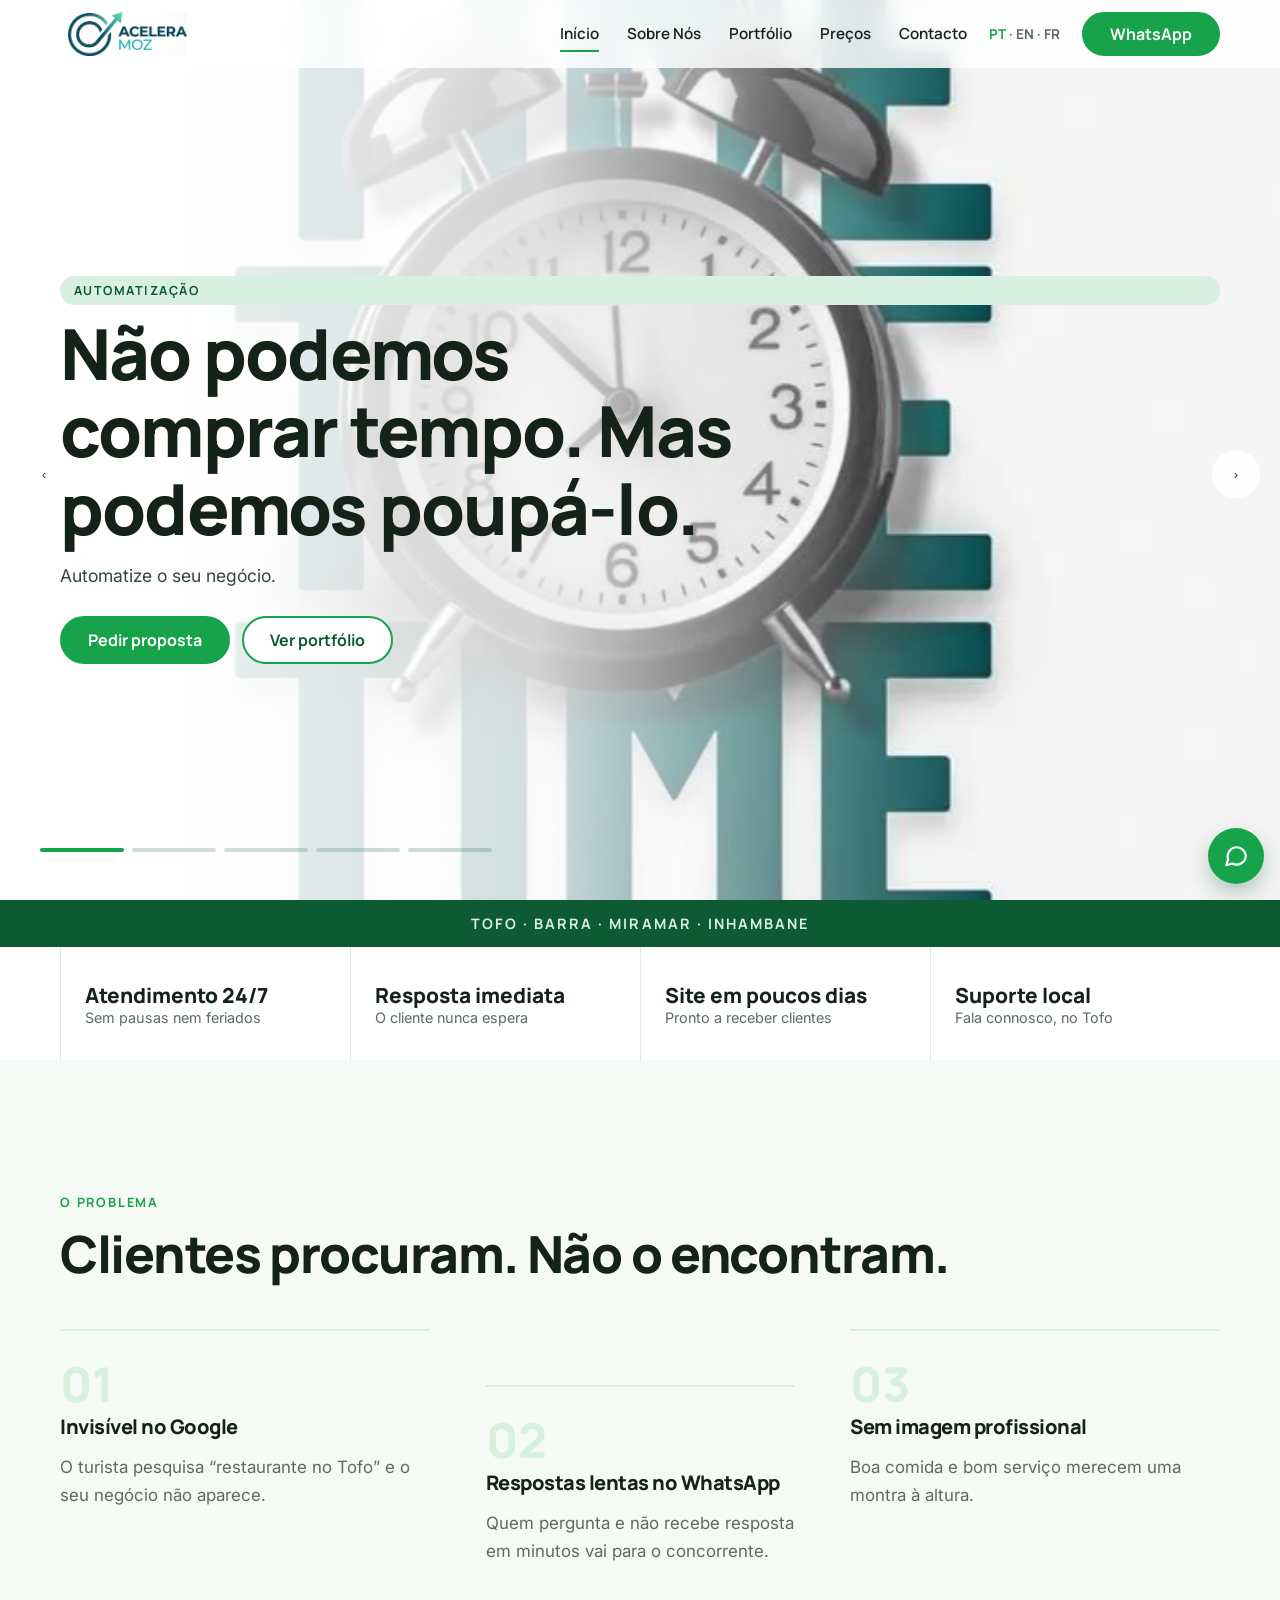
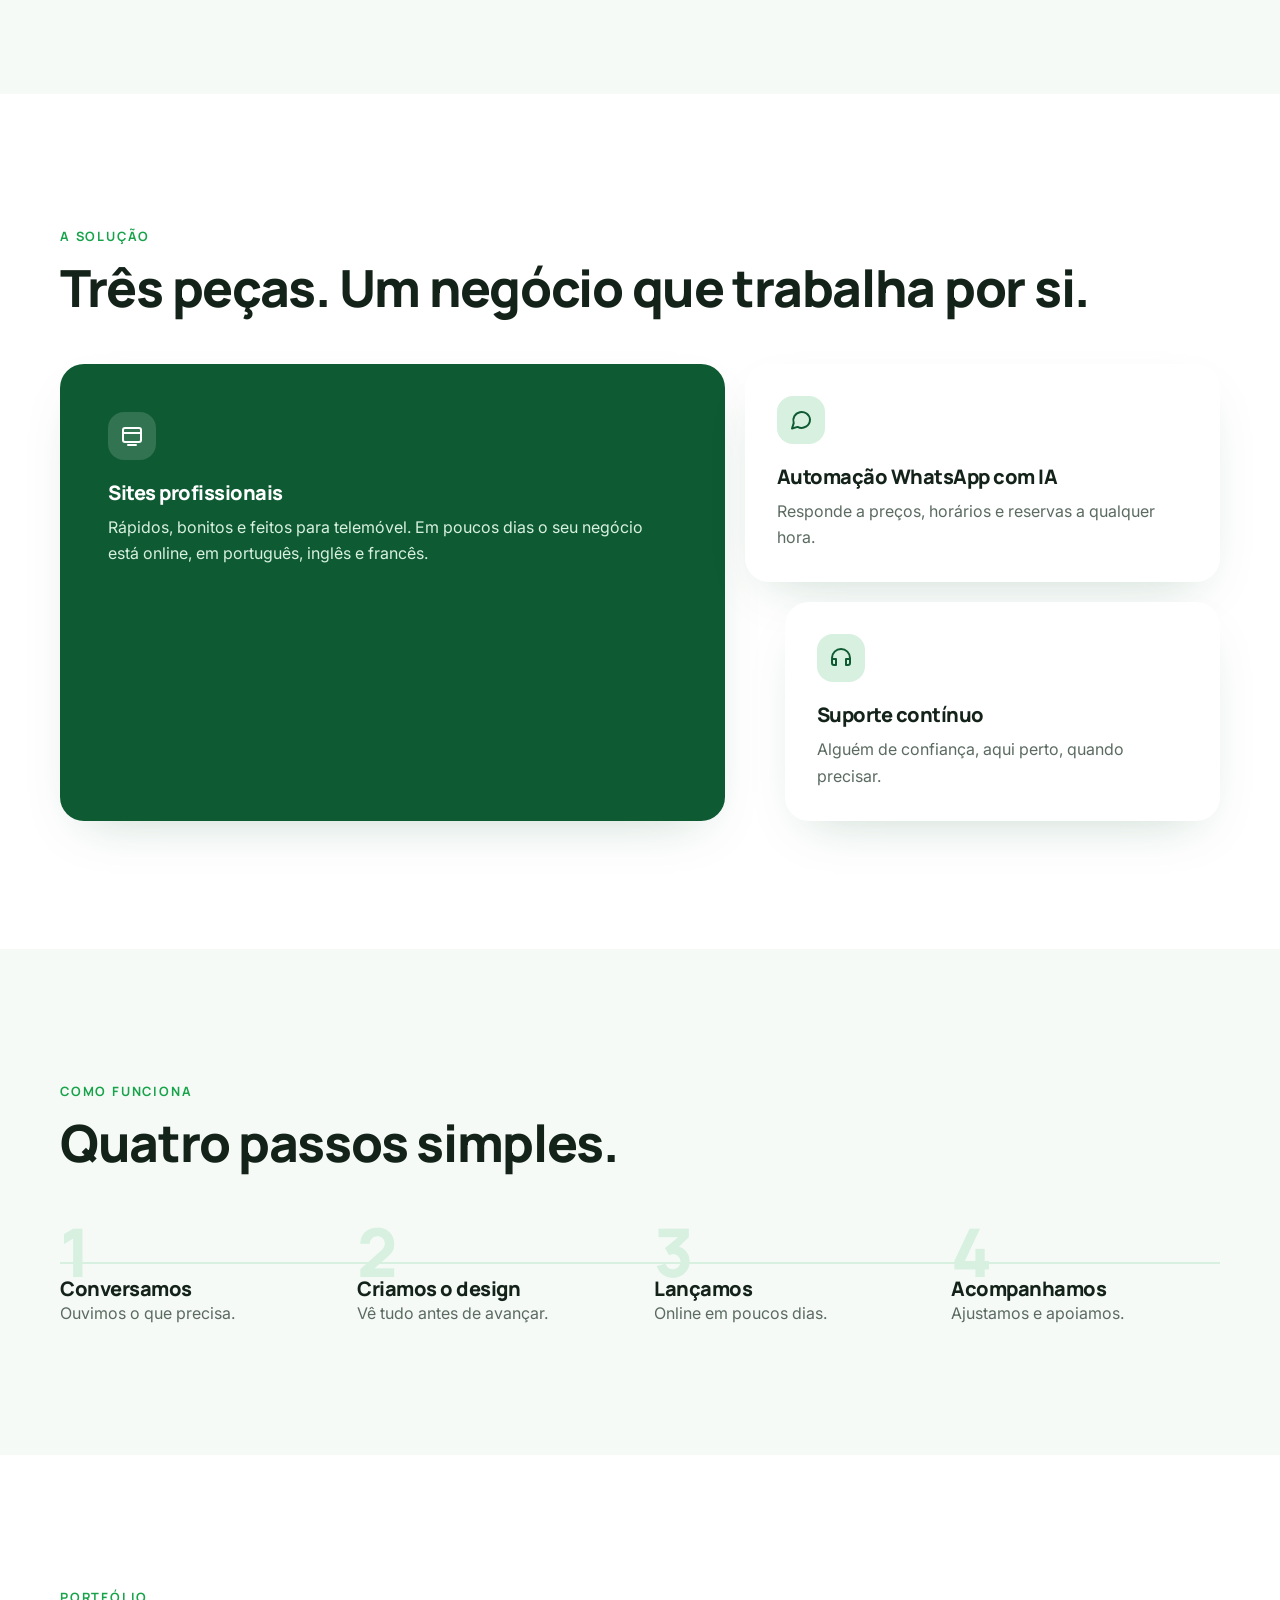
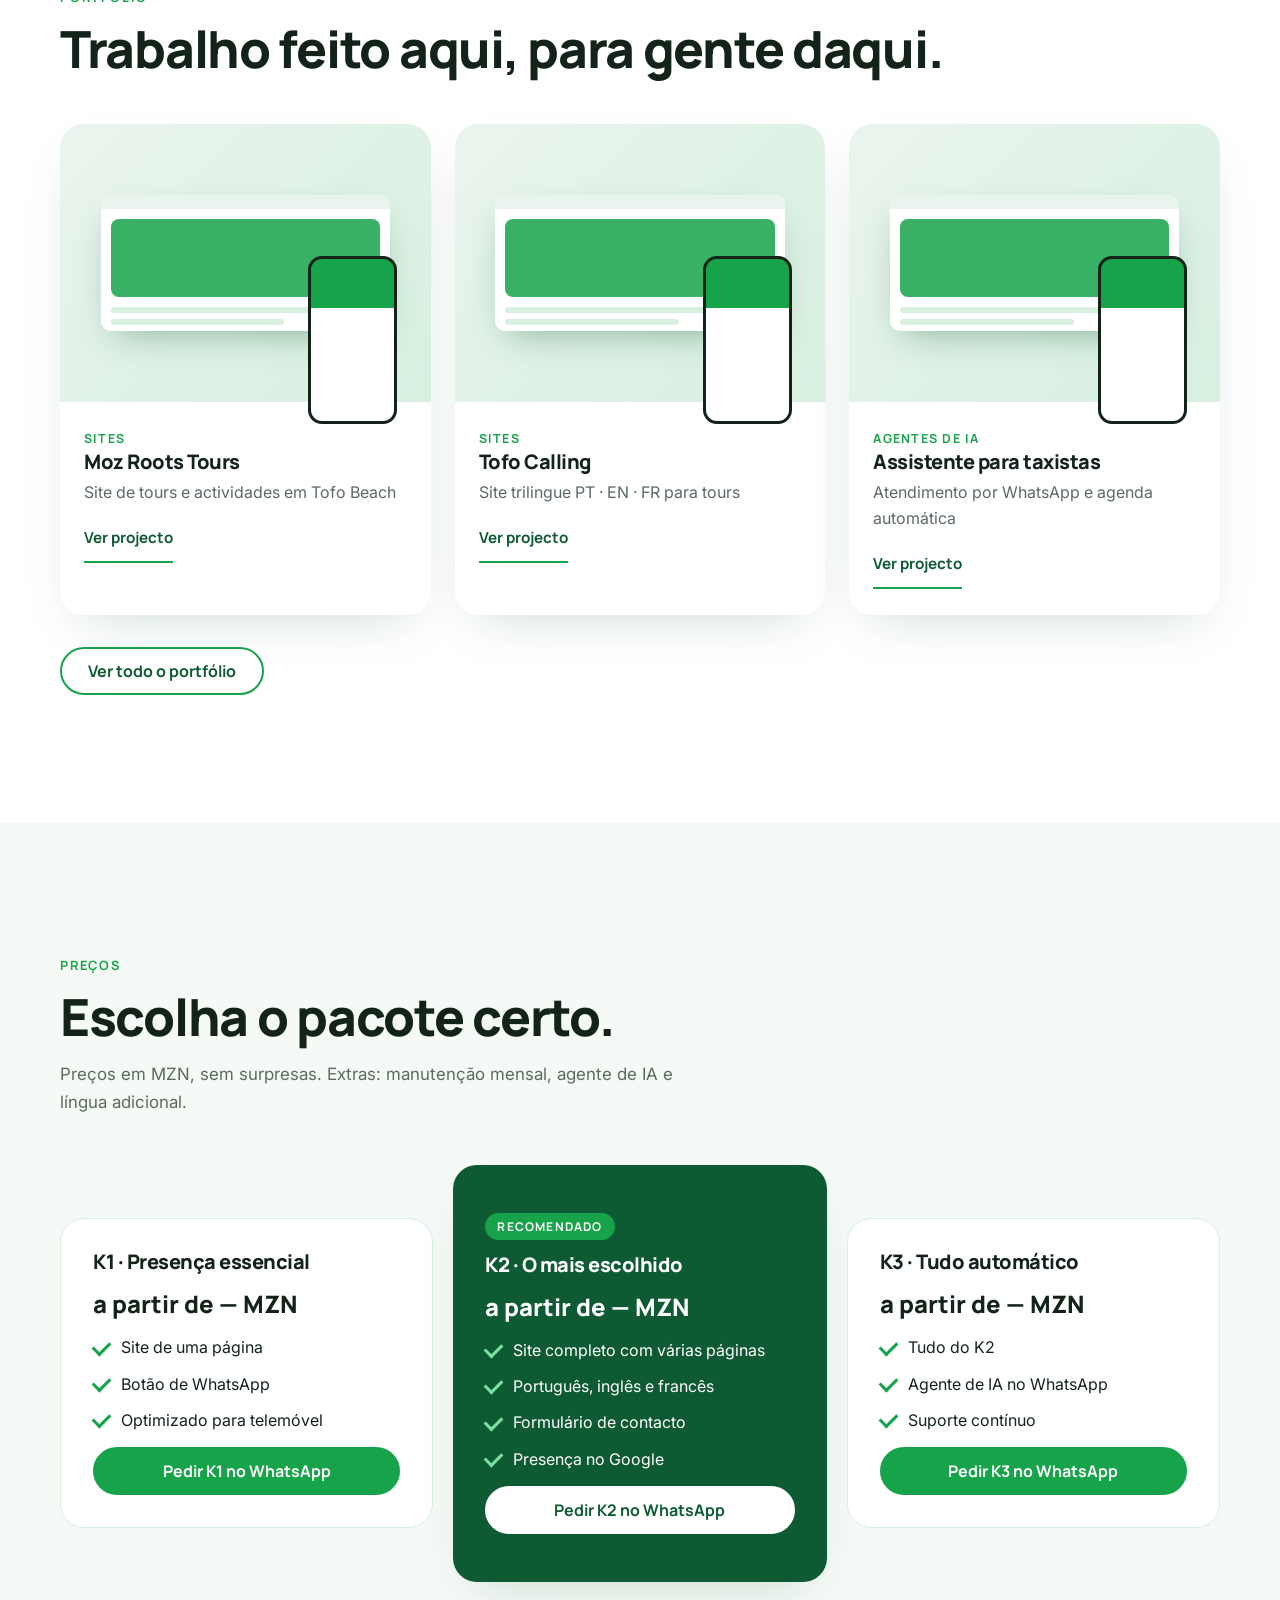
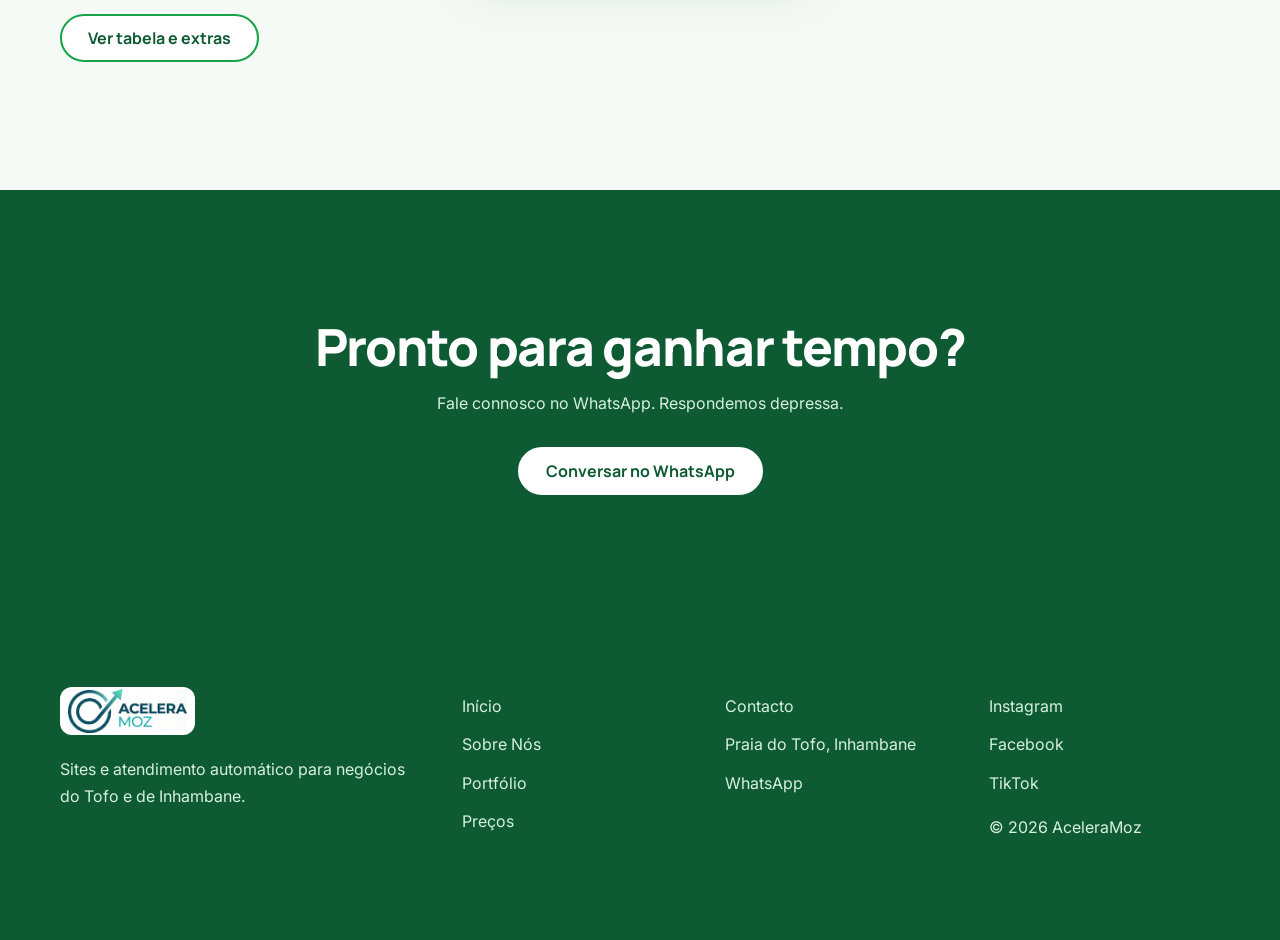
<file: index.html>
<!DOCTYPE html>
<html lang="pt-MZ">

<head>
  <meta charset="utf-8">
  <meta name="viewport" content="width=device-width, initial-scale=1, viewport-fit=cover">

  <title>AceleraMoz · Sites e automação com IA no Tofo, Inhambane</title>
  <meta name="description" content="Sites profissionais e atendimento automático no WhatsApp para negócios de Tofo, Barra, Miramar e Inhambane.">

  <!-- Partilha em redes sociais -->
  <meta property="og:title" content="AceleraMoz">
  <meta property="og:description" content="Poupe tempo. Automatize o seu negócio.">

  <link rel="icon" href="assets/icon.webp">

  <!-- Tipos de letra -->
  <link rel="stylesheet" href="https://fonts.googleapis.com/css2?family=Inter:wght@400;500&family=Manrope:wght@700;800&display=swap">

  <!-- Estilos do site -->
  <link rel="stylesheet" href="assets/style.css">

  <!-- Dados para o Google (negócio local) -->
  <script type="application/ld+json">
  {
    "@context": "https://schema.org",
    "@type": "LocalBusiness",
    "name": "AceleraMoz",
    "address": {
      "@type": "PostalAddress",
      "addressLocality": "Praia do Tofo",
      "addressRegion": "Inhambane",
      "addressCountry": "MZ"
    }
  }
  </script>
</head>

<body>

  <!-- =================================================================
       CABEÇALHO (igual em todas as páginas; a página activa leva class="on")
       ================================================================= -->
  <header id="hd">
    <div class="w nav">

      <a class="logo" href="index.html" aria-label="AceleraMoz">
        <img src="assets/logo.png" alt="AceleraMoz">
      </a>

      <div class="dh">
        <nav class="d" aria-label="Principal">
          <a class="on" href="index.html">Início</a>
          <a href="sobre.html">Sobre Nós</a>
          <a href="portfolio.html">Portfólio</a>
          <a href="precos.html">Preços</a>
          <a href="contacto.html">Contacto</a>
        </nav>

        <div class="lang"><b>PT</b>&nbsp;·&nbsp;EN&nbsp;·&nbsp;FR</div>

        <!-- Todos os botões com class "wl" recebem a ligação de WhatsApp pelo app.js -->
        <a class="btn wl" href="#" target="_blank" rel="noopener">WhatsApp</a>
      </div>

      <!-- Botão hambúrguer (só no mobile) -->
      <button class="bm" id="bm" aria-label="Abrir menu" aria-expanded="false">
        <svg width="28" height="28" viewBox="0 0 24 24" fill="none" stroke="currentColor" stroke-width="2" stroke-linecap="round">
          <path d="M4 7h16M4 12h16M4 17h16"/>
        </svg>
      </button>

    </div>
  </header>


  <!-- =================================================================
       MENU MOBILE (ecrã inteiro)
       ================================================================= -->
  <div id="mp" aria-hidden="true">

    <button class="bm" id="bx" aria-label="Fechar menu" style="align-self:flex-end">
      <svg width="28" height="28" viewBox="0 0 24 24" fill="none" stroke="currentColor" stroke-width="2" stroke-linecap="round">
        <path d="M5 5l14 14M19 5L5 19"/>
      </svg>
    </button>

    <a class="l on" href="index.html">Início</a>
    <a class="l" href="sobre.html">Sobre Nós</a>
    <a class="l" href="portfolio.html">Portfólio</a>
    <a class="l" href="precos.html">Preços</a>
    <a class="l" href="contacto.html">Contacto</a>

    <p class="lang" style="display:block;margin:18px 0"><b>PT</b> · EN · FR</p>

    <a class="btn wl" href="#" target="_blank" rel="noopener">WhatsApp</a>
  </div>


  <main>

    <!-- =================================================================
         HERO: slideshow
         Os slides, as barras e as setas são criados pelo app.js
         (para mudar os textos e as imagens, edite SLIDES no app.js)
         ================================================================= -->
    <div class="hero" id="hero" role="region" aria-roledescription="carrossel" aria-label="Destaques">
      <div id="slides"></div>
      <button class="ar p" id="pv" aria-label="Anterior">‹</button>
      <button class="ar n" id="nx" aria-label="Seguinte">›</button>
      <div class="dots" id="dots"></div>
    </div>

    <!-- Faixa das localidades -->
    <div class="loc">Tofo · Barra · Miramar · Inhambane</div>

    <!-- Faixa de 4 indicadores -->
    <div class="w ind rv">
      <div>Atendimento 24/7 <span>Sem pausas nem feriados</span></div>
      <div>Resposta imediata <span>O cliente nunca espera</span></div>
      <div>Site em poucos dias <span>Pronto a receber clientes</span></div>
      <div>Suporte local <span>Fala connosco, no Tofo</span></div>
    </div>


    <!-- =================================================================
         O PROBLEMA
         ================================================================= -->
    <section class="alt">
      <div class="w">
        <span class="eyebrow">O problema</span>
        <h2 class="rv">Clientes procuram. Não o encontram.</h2>

        <div class="prob">
          <article class="rv">
            <b>01</b>
            <h3>Invisível no Google</h3>
            <p class="lead">O turista pesquisa “restaurante no Tofo” e o seu negócio não aparece.</p>
          </article>

          <article class="rv">
            <b>02</b>
            <h3>Respostas lentas no WhatsApp</h3>
            <p class="lead">Quem pergunta e não recebe resposta em minutos vai para o concorrente.</p>
          </article>

          <article class="rv">
            <b>03</b>
            <h3>Sem imagem profissional</h3>
            <p class="lead">Boa comida e bom serviço merecem uma montra à altura.</p>
          </article>
        </div>
      </div>
    </section>


    <!-- =================================================================
         A SOLUÇÃO (o primeiro cartão é o grande, em verde escuro)
         ================================================================= -->
    <section id="solucao">
      <div class="w">
        <span class="eyebrow">A solução</span>
        <h2 class="rv">Três peças. Um negócio que trabalha por si.</h2>

        <div class="sol">

          <article class="rv">
            <div class="ic" style="background:rgba(255,255,255,.15);color:#fff">
              <svg width="24" height="24" viewBox="0 0 24 24" fill="none" stroke="currentColor" stroke-width="2" stroke-linecap="round" stroke-linejoin="round">
                <rect x="3" y="4" width="18" height="14" rx="2"/>
                <path d="M3 9h18M8 21h8"/>
              </svg>
            </div>
            <h3>Sites profissionais</h3>
            <p>Rápidos, bonitos e feitos para telemóvel. Em poucos dias o seu negócio está online, em português, inglês e francês.</p>
          </article>

          <article class="rv">
            <div class="ic">
              <svg width="24" height="24" viewBox="0 0 24 24" fill="none" stroke="currentColor" stroke-width="2" stroke-linecap="round" stroke-linejoin="round">
                <path d="M21 11.5a8.4 8.4 0 0 1-12.4 7.4L3 20.5l1.7-5.4A8.4 8.4 0 1 1 21 11.5z"/>
              </svg>
            </div>
            <h3>Automação WhatsApp com IA</h3>
            <p>Responde a preços, horários e reservas a qualquer hora.</p>
          </article>

          <article class="rv">
            <div class="ic">
              <svg width="24" height="24" viewBox="0 0 24 24" fill="none" stroke="currentColor" stroke-width="2" stroke-linecap="round" stroke-linejoin="round">
                <path d="M3 12a9 9 0 0 1 18 0v5a2 2 0 0 1-2 2h-2v-6h4M3 13h4v6H5a2 2 0 0 1-2-2z"/>
              </svg>
            </div>
            <h3>Suporte contínuo</h3>
            <p>Alguém de confiança, aqui perto, quando precisar.</p>
          </article>

        </div>
      </div>
    </section>


    <!-- =================================================================
         COMO FUNCIONA (a linha de ligação enche ao rolar)
         ================================================================= -->
    <section class="alt">
      <div class="w">
        <span class="eyebrow">Como funciona</span>
        <h2 class="rv">Quatro passos simples.</h2>

        <div class="steps" id="st">
          <div><b>1</b><h3>Conversamos</h3><p>Ouvimos o que precisa.</p></div>
          <div><b>2</b><h3>Criamos o design</h3><p>Vê tudo antes de avançar.</p></div>
          <div><b>3</b><h3>Lançamos</h3><p>Online em poucos dias.</p></div>
          <div><b>4</b><h3>Acompanhamos</h3><p>Ajustamos e apoiamos.</p></div>
        </div>
      </div>
    </section>


    <!-- =================================================================
         PRÉVIA DO PORTFÓLIO
         Os cartões vêm do app.js (edite PROJECTS no app.js)
         ================================================================= -->
    <section id="portfolio">
      <div class="w">
        <span class="eyebrow">Portfólio</span>
        <h2 class="rv">Trabalho feito aqui, para gente daqui.</h2>

        <div class="pf" id="pf"></div>

        <p style="margin-top:32px">
          <a class="btn o" style="border-color:var(--g)" href="portfolio.html">Ver todo o portfólio</a>
        </p>
      </div>
    </section>


    <!-- =================================================================
         PRÉVIA DOS PACOTES
         Os cartões vêm do app.js (edite PACKS no app.js)
         ================================================================= -->
    <section class="alt" id="precos">
      <div class="w">
        <span class="eyebrow">Preços</span>
        <h2 class="rv">Escolha o pacote certo.</h2>
        <p class="lead">Preços em MZN, sem surpresas. Extras: manutenção mensal, agente de IA e língua adicional.</p>

        <div class="pr" id="pr"></div>

        <p style="margin-top:32px">
          <a class="btn o" style="border-color:var(--g)" href="precos.html">Ver tabela e extras</a>
        </p>
      </div>
    </section>


    <!-- =================================================================
         CTA FINAL
         ================================================================= -->
    <section class="cta">
      <div class="w">
        <h2>Pronto para ganhar tempo?</h2>
        <p>Fale connosco no WhatsApp. Respondemos depressa.</p>
        <a class="btn wl" href="#" target="_blank" rel="noopener">Conversar no WhatsApp</a>
      </div>
    </section>

  </main>


  <!-- =================================================================
       RODAPÉ
       ================================================================= -->
  <footer>
    <div class="w">

      <div>
        <a class="logo" href="index.html"><img src="assets/logo.png" alt="AceleraMoz"></a>
        <p style="margin-top:14px;max-width:36ch">
          Sites e atendimento automático para negócios do Tofo e de Inhambane.
        </p>
      </div>

      <div>
        <a href="index.html">Início</a>
        <a href="sobre.html">Sobre Nós</a>
        <a href="portfolio.html">Portfólio</a>
        <a href="precos.html">Preços</a>
      </div>

      <div>
        <a href="contacto.html">Contacto</a>
        <a href="contacto.html">Praia do Tofo, Inhambane</a>
        <a class="wl" href="#">WhatsApp</a>
      </div>

      <div>
        <!-- Troque o "#" pelas ligações das suas redes -->
        <a href="#">Instagram</a>
        <a href="#">Facebook</a>
        <a href="#">TikTok</a>
        <p style="margin-top:12px">© 2026 AceleraMoz</p>
      </div>

    </div>
  </footer>


  <!-- Botão flutuante de WhatsApp (em todas as páginas) -->
  <a class="wa wl" href="#" target="_blank" rel="noopener" aria-label="WhatsApp">
    <svg width="26" height="26" viewBox="0 0 24 24" fill="none" stroke="currentColor" stroke-width="2" stroke-linecap="round" stroke-linejoin="round">
      <path d="M21 11.5a8.4 8.4 0 0 1-12.4 7.4L3 20.5l1.7-5.4A8.4 8.4 0 1 1 21 11.5z"/>
    </svg>
  </a>

  <script src="assets/app.js"></script>
</body>
</html>
</file>
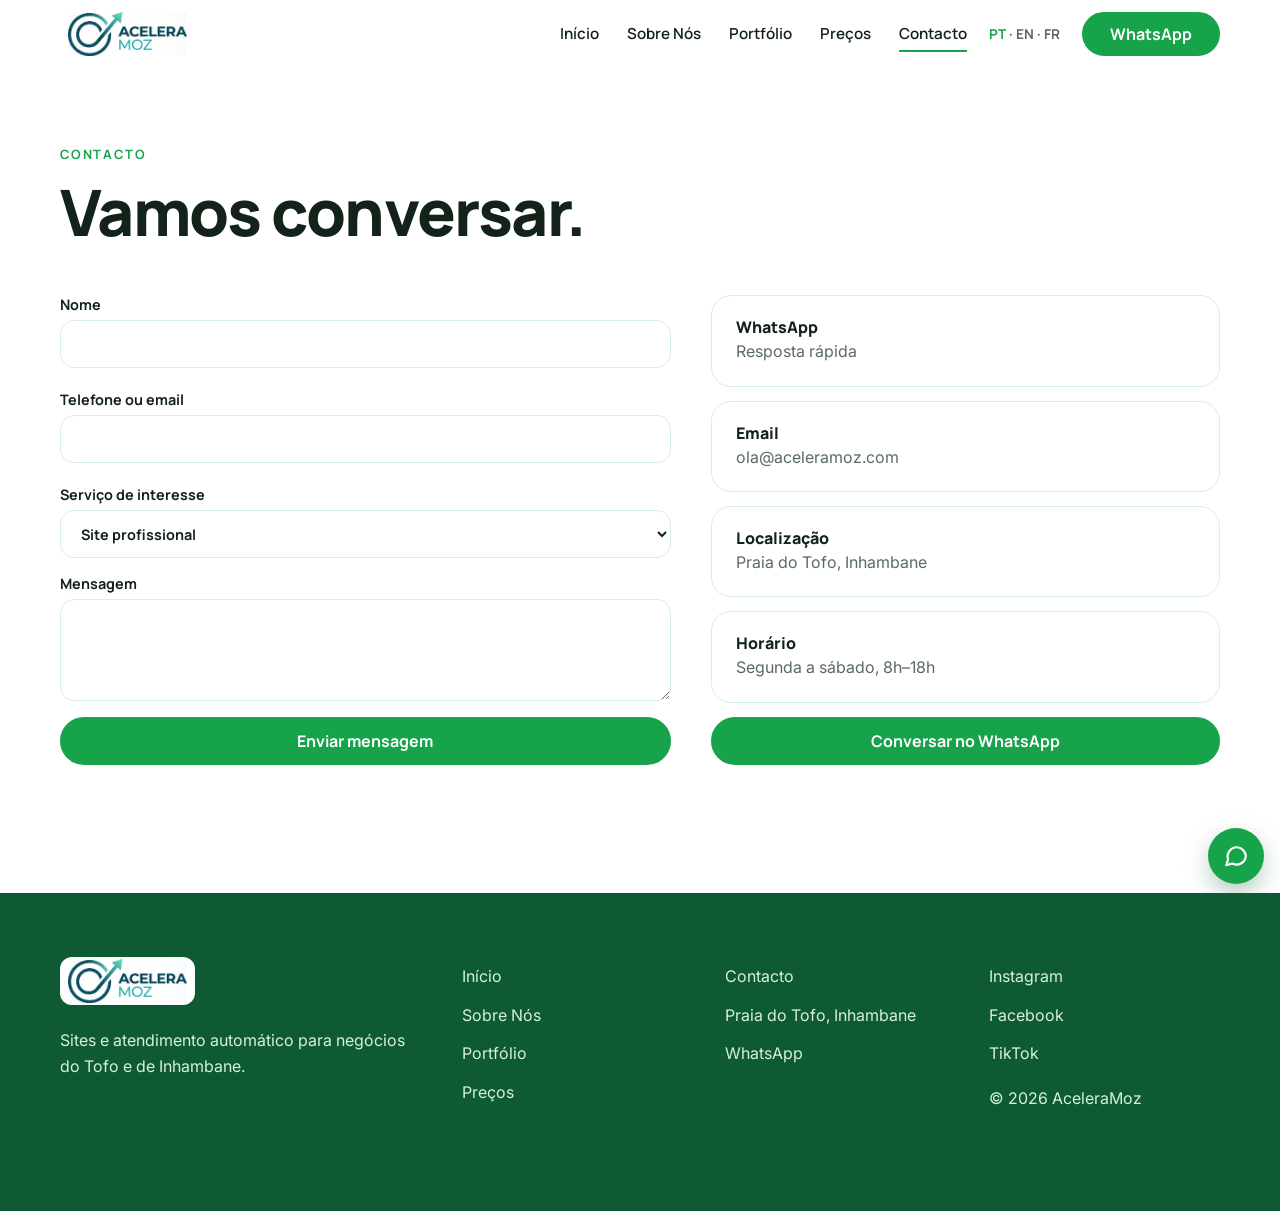
<file: contacto.html>
<!DOCTYPE html>
<html lang="pt-MZ">

<head>
  <meta charset="utf-8">
  <meta name="viewport" content="width=device-width, initial-scale=1, viewport-fit=cover">

  <title>Contacto · AceleraMoz</title>
  <meta name="description" content="Sites profissionais e atendimento automático no WhatsApp para negócios de Tofo, Barra, Miramar e Inhambane.">

  <!-- Partilha em redes sociais -->
  <meta property="og:title" content="AceleraMoz">
  <meta property="og:description" content="Poupe tempo. Automatize o seu negócio.">

  <link rel="icon" href="assets/icon.webp">

  <!-- Tipos de letra -->
  <link rel="stylesheet" href="https://fonts.googleapis.com/css2?family=Inter:wght@400;500&family=Manrope:wght@700;800&display=swap">

  <!-- Estilos do site -->
  <link rel="stylesheet" href="assets/style.css">

  <!-- Dados para o Google (negócio local) -->
  <script type="application/ld+json">
  {
    "@context": "https://schema.org",
    "@type": "LocalBusiness",
    "name": "AceleraMoz",
    "address": {
      "@type": "PostalAddress",
      "addressLocality": "Praia do Tofo",
      "addressRegion": "Inhambane",
      "addressCountry": "MZ"
    }
  }
  </script>
</head>

<body>

  <!-- =================================================================
       CABEÇALHO (igual em todas as páginas; a página activa leva class="on")
       ================================================================= -->
  <header id="hd">
    <div class="w nav">

      <a class="logo" href="index.html" aria-label="AceleraMoz">
        <img src="assets/logo.png" alt="AceleraMoz">
      </a>

      <div class="dh">
        <nav class="d" aria-label="Principal">
          <a href="index.html">Início</a>
          <a href="sobre.html">Sobre Nós</a>
          <a href="portfolio.html">Portfólio</a>
          <a href="precos.html">Preços</a>
          <a class="on" href="contacto.html">Contacto</a>
        </nav>

        <div class="lang"><b>PT</b>&nbsp;·&nbsp;EN&nbsp;·&nbsp;FR</div>

        <!-- Todos os botões com class "wl" recebem a ligação de WhatsApp pelo app.js -->
        <a class="btn wl" href="#" target="_blank" rel="noopener">WhatsApp</a>
      </div>

      <!-- Botão hambúrguer (só no mobile) -->
      <button class="bm" id="bm" aria-label="Abrir menu" aria-expanded="false">
        <svg width="28" height="28" viewBox="0 0 24 24" fill="none" stroke="currentColor" stroke-width="2" stroke-linecap="round">
          <path d="M4 7h16M4 12h16M4 17h16"/>
        </svg>
      </button>

    </div>
  </header>


  <!-- =================================================================
       MENU MOBILE (ecrã inteiro)
       ================================================================= -->
  <div id="mp" aria-hidden="true">

    <button class="bm" id="bx" aria-label="Fechar menu" style="align-self:flex-end">
      <svg width="28" height="28" viewBox="0 0 24 24" fill="none" stroke="currentColor" stroke-width="2" stroke-linecap="round">
        <path d="M5 5l14 14M19 5L5 19"/>
      </svg>
    </button>

    <a class="l" href="index.html">Início</a>
    <a class="l" href="sobre.html">Sobre Nós</a>
    <a class="l" href="portfolio.html">Portfólio</a>
    <a class="l" href="precos.html">Preços</a>
    <a class="l on" href="contacto.html">Contacto</a>

    <p class="lang" style="display:block;margin:18px 0"><b>PT</b> · EN · FR</p>

    <a class="btn wl" href="#" target="_blank" rel="noopener">WhatsApp</a>
  </div>


  <!-- =================================================================
       CONTEÚDO DA PÁGINA
       ================================================================= -->
  <main>
    <section id="contacto" style="padding-top:140px">
      <div class="w">

        <span class="eyebrow">Contacto</span>
        <h1 class="rv" style="font-size:clamp(2.2rem,6vw,4rem)">Vamos conversar.</h1>

        <div class="ct">

          <!-- Coluna esquerda: formulário (validado no app.js) -->
          <div>
            <form id="f" novalidate>

              <label>Nome
                <input name="n" autocomplete="name">
                <span class="er"></span>
              </label>

              <label>Telefone ou email
                <input name="c" autocomplete="tel">
                <span class="er"></span>
              </label>

              <label>Serviço de interesse
                <select name="s">
                  <option>Site profissional</option>
                  <option>Automação WhatsApp com IA</option>
                  <option>Agente de prospecção</option>
                  <option>Outro</option>
                </select>
              </label>

              <label>Mensagem
                <textarea name="m" rows="4"></textarea>
              </label>

              <button class="btn" type="submit">Enviar mensagem</button>

              <!-- Aparece depois de enviar -->
              <div class="ok" id="ok" role="status">
                Obrigado! Recebemos a sua mensagem e respondemos em breve.
              </div>

            </form>
          </div>

          <!-- Coluna direita: cartões de contacto (edite aqui email, morada e horário) -->
          <div class="cd">
            <div><b>WhatsApp</b><span>Resposta rápida</span></div>
            <div><b>Email</b><span>ola@aceleramoz.com</span></div>
            <div><b>Localização</b><span>Praia do Tofo, Inhambane</span></div>
            <div><b>Horário</b><span>Segunda a sábado, 8h–18h</span></div>

            <a class="btn wl" href="#" target="_blank" rel="noopener">Conversar no WhatsApp</a>
          </div>

        </div>
      </div>
    </section>
  </main>


  <!-- =================================================================
       RODAPÉ
       ================================================================= -->
  <footer>
    <div class="w">

      <div>
        <a class="logo" href="index.html"><img src="assets/logo.png" alt="AceleraMoz"></a>
        <p style="margin-top:14px;max-width:36ch">
          Sites e atendimento automático para negócios do Tofo e de Inhambane.
        </p>
      </div>

      <div>
        <a href="index.html">Início</a>
        <a href="sobre.html">Sobre Nós</a>
        <a href="portfolio.html">Portfólio</a>
        <a href="precos.html">Preços</a>
      </div>

      <div>
        <a href="contacto.html">Contacto</a>
        <a href="contacto.html">Praia do Tofo, Inhambane</a>
        <a class="wl" href="#">WhatsApp</a>
      </div>

      <div>
        <!-- Troque o "#" pelas ligações das suas redes -->
        <a href="#">Instagram</a>
        <a href="#">Facebook</a>
        <a href="#">TikTok</a>
        <p style="margin-top:12px">© 2026 AceleraMoz</p>
      </div>

    </div>
  </footer>


  <!-- Botão flutuante de WhatsApp (em todas as páginas) -->
  <a class="wa wl" href="#" target="_blank" rel="noopener" aria-label="WhatsApp">
    <svg width="26" height="26" viewBox="0 0 24 24" fill="none" stroke="currentColor" stroke-width="2" stroke-linecap="round" stroke-linejoin="round">
      <path d="M21 11.5a8.4 8.4 0 0 1-12.4 7.4L3 20.5l1.7-5.4A8.4 8.4 0 1 1 21 11.5z"/>
    </svg>
  </a>

  <script src="assets/app.js"></script>
</body>
</html>
</file>
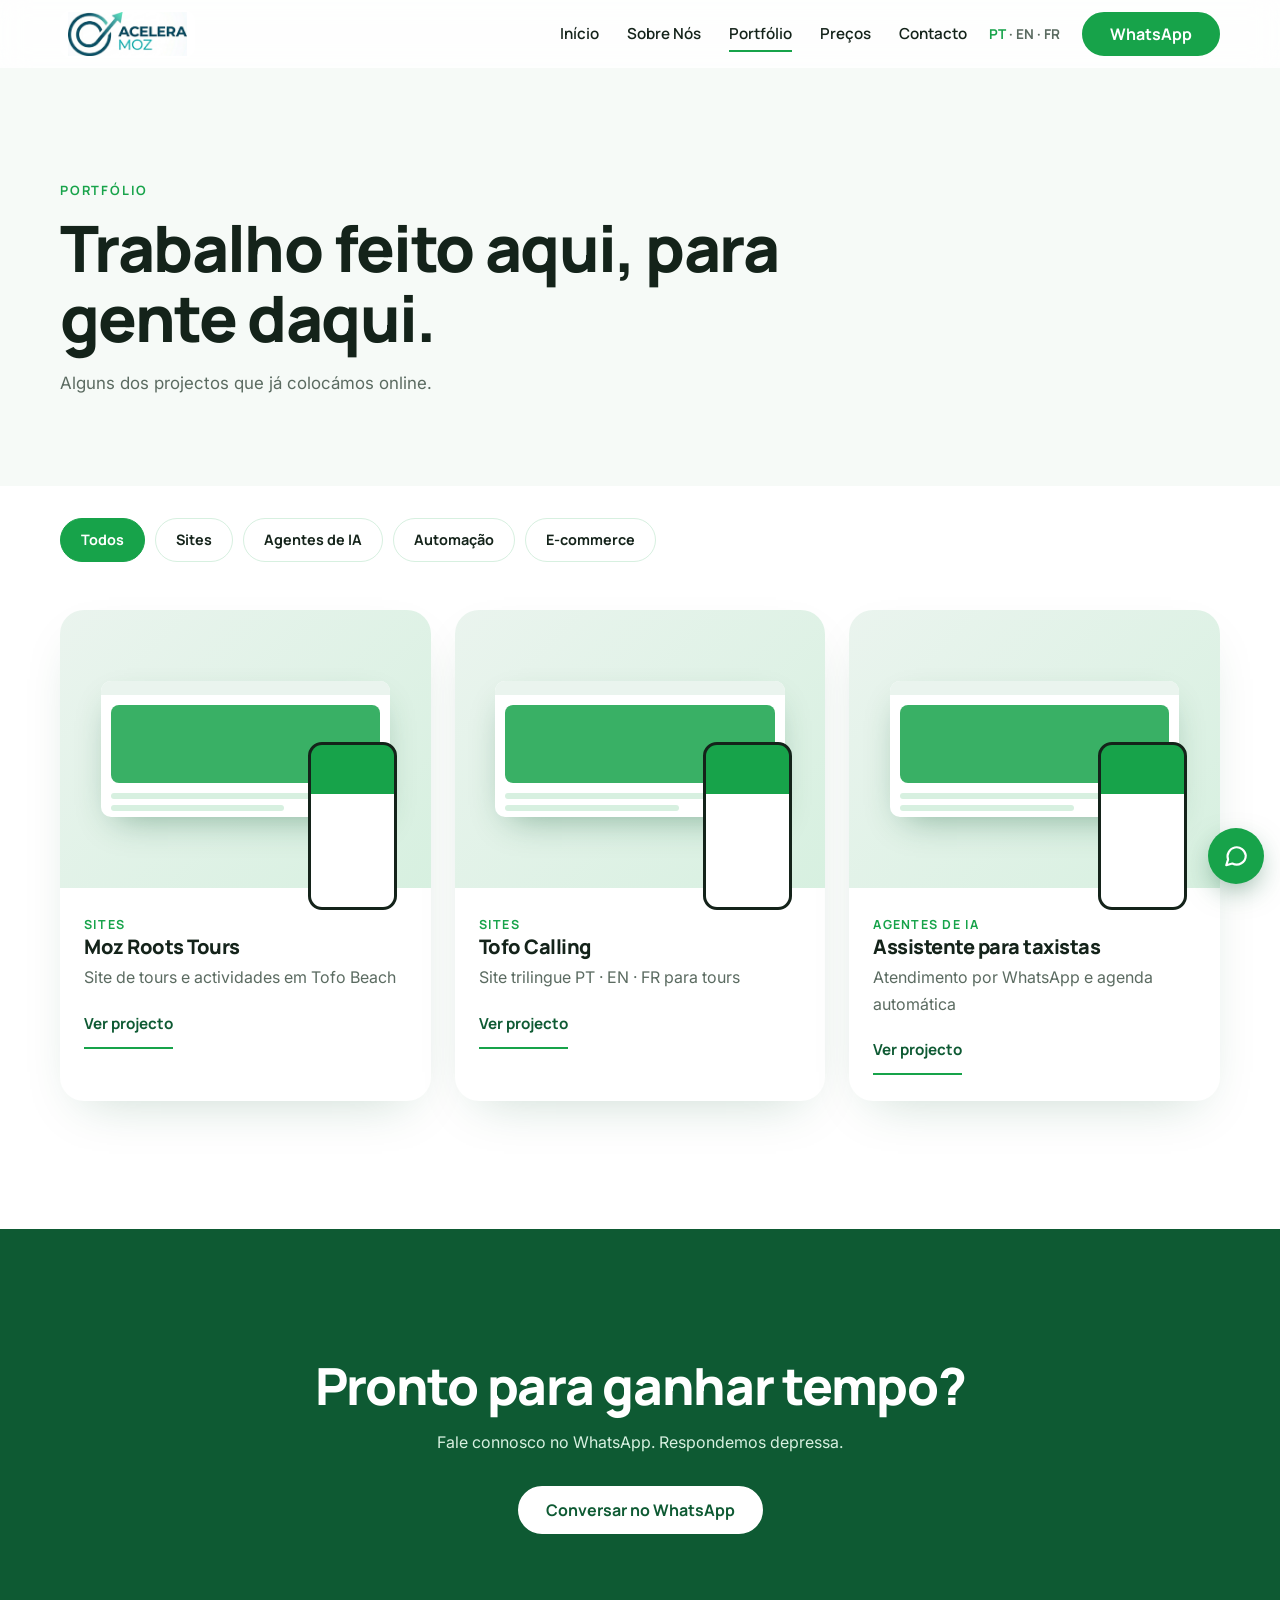
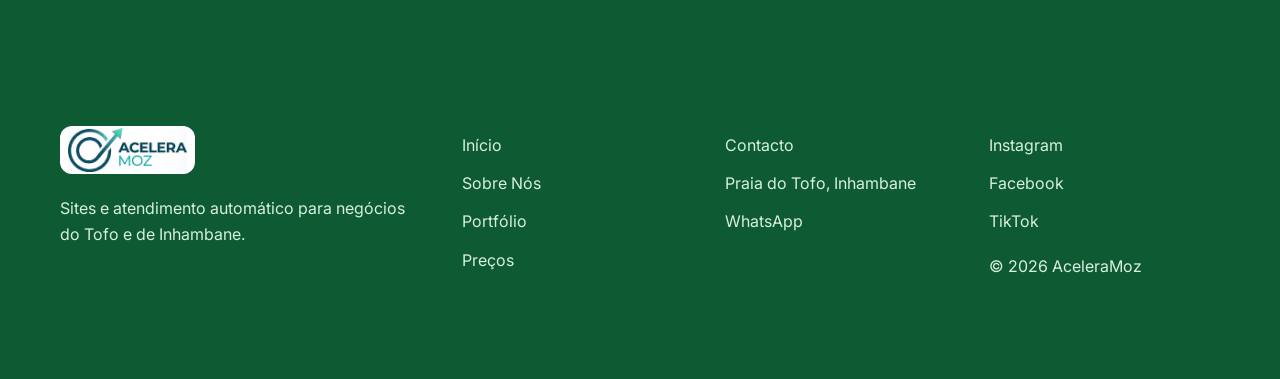
<file: portfolio.html>
<!DOCTYPE html>
<html lang="pt-MZ">

<head>
  <meta charset="utf-8">
  <meta name="viewport" content="width=device-width, initial-scale=1, viewport-fit=cover">

  <title>Portfólio · AceleraMoz</title>
  <meta name="description" content="Sites profissionais e atendimento automático no WhatsApp para negócios de Tofo, Barra, Miramar e Inhambane.">

  <!-- Partilha em redes sociais -->
  <meta property="og:title" content="AceleraMoz">
  <meta property="og:description" content="Poupe tempo. Automatize o seu negócio.">

  <link rel="icon" href="assets/icon.webp">

  <!-- Tipos de letra -->
  <link rel="stylesheet" href="https://fonts.googleapis.com/css2?family=Inter:wght@400;500&family=Manrope:wght@700;800&display=swap">

  <!-- Estilos do site -->
  <link rel="stylesheet" href="assets/style.css">

  <!-- Dados para o Google (negócio local) -->
  <script type="application/ld+json">
  {
    "@context": "https://schema.org",
    "@type": "LocalBusiness",
    "name": "AceleraMoz",
    "address": {
      "@type": "PostalAddress",
      "addressLocality": "Praia do Tofo",
      "addressRegion": "Inhambane",
      "addressCountry": "MZ"
    }
  }
  </script>
</head>

<body>

  <!-- =================================================================
       CABEÇALHO (igual em todas as páginas; a página activa leva class="on")
       ================================================================= -->
  <header id="hd">
    <div class="w nav">

      <a class="logo" href="index.html" aria-label="AceleraMoz">
        <img src="assets/logo.png" alt="AceleraMoz">
      </a>

      <div class="dh">
        <nav class="d" aria-label="Principal">
          <a href="index.html">Início</a>
          <a href="sobre.html">Sobre Nós</a>
          <a class="on" href="portfolio.html">Portfólio</a>
          <a href="precos.html">Preços</a>
          <a href="contacto.html">Contacto</a>
        </nav>

        <div class="lang"><b>PT</b>&nbsp;·&nbsp;EN&nbsp;·&nbsp;FR</div>

        <!-- Todos os botões com class "wl" recebem a ligação de WhatsApp pelo app.js -->
        <a class="btn wl" href="#" target="_blank" rel="noopener">WhatsApp</a>
      </div>

      <!-- Botão hambúrguer (só no mobile) -->
      <button class="bm" id="bm" aria-label="Abrir menu" aria-expanded="false">
        <svg width="28" height="28" viewBox="0 0 24 24" fill="none" stroke="currentColor" stroke-width="2" stroke-linecap="round">
          <path d="M4 7h16M4 12h16M4 17h16"/>
        </svg>
      </button>

    </div>
  </header>


  <!-- =================================================================
       MENU MOBILE (ecrã inteiro)
       ================================================================= -->
  <div id="mp" aria-hidden="true">

    <button class="bm" id="bx" aria-label="Fechar menu" style="align-self:flex-end">
      <svg width="28" height="28" viewBox="0 0 24 24" fill="none" stroke="currentColor" stroke-width="2" stroke-linecap="round">
        <path d="M5 5l14 14M19 5L5 19"/>
      </svg>
    </button>

    <a class="l" href="index.html">Início</a>
    <a class="l" href="sobre.html">Sobre Nós</a>
    <a class="l on" href="portfolio.html">Portfólio</a>
    <a class="l" href="precos.html">Preços</a>
    <a class="l" href="contacto.html">Contacto</a>

    <p class="lang" style="display:block;margin:18px 0"><b>PT</b> · EN · FR</p>

    <a class="btn wl" href="#" target="_blank" rel="noopener">WhatsApp</a>
  </div>


  <main>

    <!-- =================================================================
         TÍTULO DA PÁGINA
         ================================================================= -->
    <div class="pgh">
      <div class="w">
        <span class="eyebrow">Portfólio</span>
        <h1>Trabalho feito aqui, para gente daqui.</h1>
        <p class="lead">Alguns dos projectos que já colocámos online.</p>
      </div>
    </div>


    <!-- =================================================================
         FILTROS + GRELHA DE PROJECTOS
         - data-f tem de ser igual ao campo "c" (categoria) em PROJECTS no app.js
         - Os cartões são criados pelo app.js dentro de <div id="pf">
         ================================================================= -->
    <section style="padding-top:0">
      <div class="w">

        <div class="flt">
          <button class="fl a" data-f="Todos">Todos</button>
          <button class="fl" data-f="Sites">Sites</button>
          <button class="fl" data-f="Agentes de IA">Agentes de IA</button>
          <button class="fl" data-f="Automação">Automação</button>
          <button class="fl" data-f="E-commerce">E-commerce</button>
        </div>

        <div class="pf" id="pf"></div>

      </div>
    </section>


    <!-- =================================================================
         CTA FINAL
         ================================================================= -->
    <section class="cta">
      <div class="w">
        <h2>Pronto para ganhar tempo?</h2>
        <p>Fale connosco no WhatsApp. Respondemos depressa.</p>
        <a class="btn wl" href="#" target="_blank" rel="noopener">Conversar no WhatsApp</a>
      </div>
    </section>

  </main>


  <!-- =================================================================
       RODAPÉ
       ================================================================= -->
  <footer>
    <div class="w">

      <div>
        <a class="logo" href="index.html"><img src="assets/logo.png" alt="AceleraMoz"></a>
        <p style="margin-top:14px;max-width:36ch">
          Sites e atendimento automático para negócios do Tofo e de Inhambane.
        </p>
      </div>

      <div>
        <a href="index.html">Início</a>
        <a href="sobre.html">Sobre Nós</a>
        <a href="portfolio.html">Portfólio</a>
        <a href="precos.html">Preços</a>
      </div>

      <div>
        <a href="contacto.html">Contacto</a>
        <a href="contacto.html">Praia do Tofo, Inhambane</a>
        <a class="wl" href="#">WhatsApp</a>
      </div>

      <div>
        <!-- Troque o "#" pelas ligações das suas redes -->
        <a href="#">Instagram</a>
        <a href="#">Facebook</a>
        <a href="#">TikTok</a>
        <p style="margin-top:12px">© 2026 AceleraMoz</p>
      </div>

    </div>
  </footer>


  <!-- Botão flutuante de WhatsApp (em todas as páginas) -->
  <a class="wa wl" href="#" target="_blank" rel="noopener" aria-label="WhatsApp">
    <svg width="26" height="26" viewBox="0 0 24 24" fill="none" stroke="currentColor" stroke-width="2" stroke-linecap="round" stroke-linejoin="round">
      <path d="M21 11.5a8.4 8.4 0 0 1-12.4 7.4L3 20.5l1.7-5.4A8.4 8.4 0 1 1 21 11.5z"/>
    </svg>
  </a>

  <script src="assets/app.js"></script>
</body>
</html>
</file>
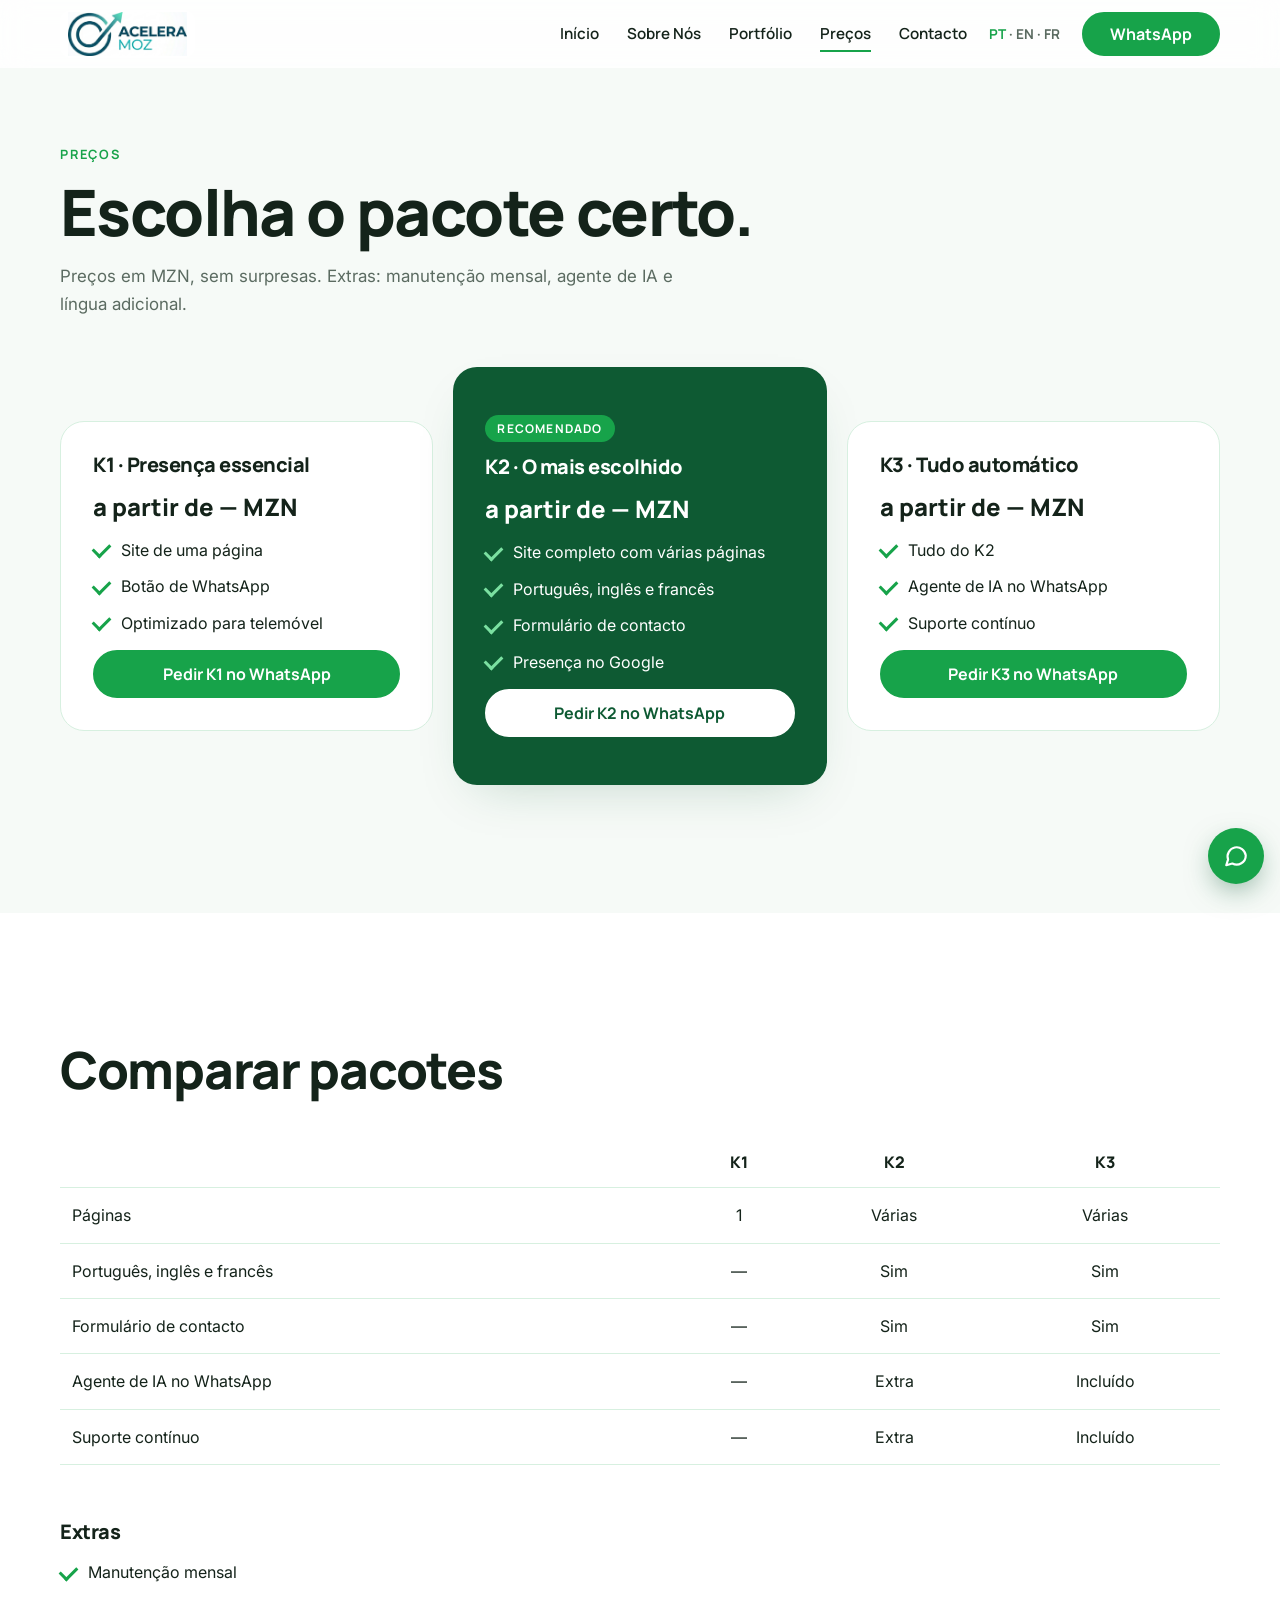
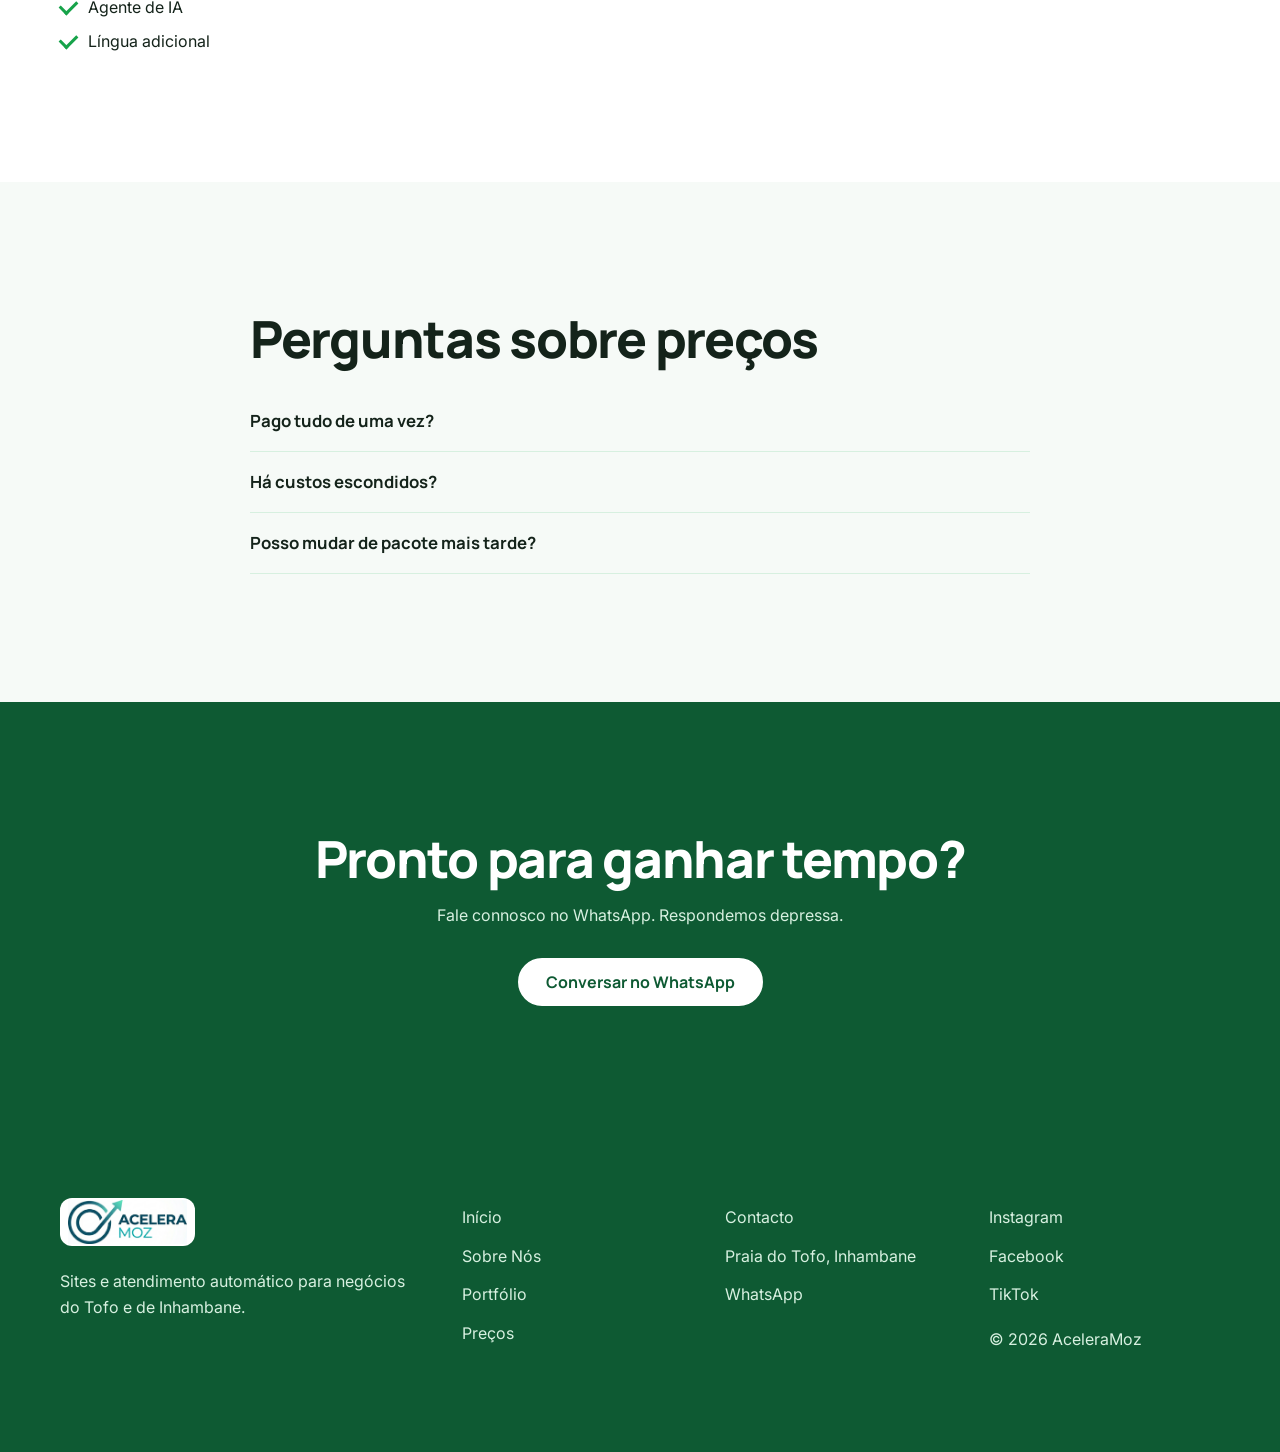
<file: precos.html>
<!DOCTYPE html>
<html lang="pt-MZ">

<head>
  <meta charset="utf-8">
  <meta name="viewport" content="width=device-width, initial-scale=1, viewport-fit=cover">

  <title>Preços · AceleraMoz</title>
  <meta name="description" content="Sites profissionais e atendimento automático no WhatsApp para negócios de Tofo, Barra, Miramar e Inhambane.">

  <!-- Partilha em redes sociais -->
  <meta property="og:title" content="AceleraMoz">
  <meta property="og:description" content="Poupe tempo. Automatize o seu negócio.">

  <link rel="icon" href="assets/icon.webp">

  <!-- Tipos de letra -->
  <link rel="stylesheet" href="https://fonts.googleapis.com/css2?family=Inter:wght@400;500&family=Manrope:wght@700;800&display=swap">

  <!-- Estilos do site -->
  <link rel="stylesheet" href="assets/style.css">

  <!-- Dados para o Google (negócio local) -->
  <script type="application/ld+json">
  {
    "@context": "https://schema.org",
    "@type": "LocalBusiness",
    "name": "AceleraMoz",
    "address": {
      "@type": "PostalAddress",
      "addressLocality": "Praia do Tofo",
      "addressRegion": "Inhambane",
      "addressCountry": "MZ"
    }
  }
  </script>
</head>

<body>

  <!-- =================================================================
       CABEÇALHO (igual em todas as páginas; a página activa leva class="on")
       ================================================================= -->
  <header id="hd">
    <div class="w nav">

      <a class="logo" href="index.html" aria-label="AceleraMoz">
        <img src="assets/logo.png" alt="AceleraMoz">
      </a>

      <div class="dh">
        <nav class="d" aria-label="Principal">
          <a href="index.html">Início</a>
          <a href="sobre.html">Sobre Nós</a>
          <a href="portfolio.html">Portfólio</a>
          <a class="on" href="precos.html">Preços</a>
          <a href="contacto.html">Contacto</a>
        </nav>

        <div class="lang"><b>PT</b>&nbsp;·&nbsp;EN&nbsp;·&nbsp;FR</div>

        <!-- Todos os botões com class "wl" recebem a ligação de WhatsApp pelo app.js -->
        <a class="btn wl" href="#" target="_blank" rel="noopener">WhatsApp</a>
      </div>

      <!-- Botão hambúrguer (só no mobile) -->
      <button class="bm" id="bm" aria-label="Abrir menu" aria-expanded="false">
        <svg width="28" height="28" viewBox="0 0 24 24" fill="none" stroke="currentColor" stroke-width="2" stroke-linecap="round">
          <path d="M4 7h16M4 12h16M4 17h16"/>
        </svg>
      </button>

    </div>
  </header>


  <!-- =================================================================
       MENU MOBILE (ecrã inteiro)
       ================================================================= -->
  <div id="mp" aria-hidden="true">

    <button class="bm" id="bx" aria-label="Fechar menu" style="align-self:flex-end">
      <svg width="28" height="28" viewBox="0 0 24 24" fill="none" stroke="currentColor" stroke-width="2" stroke-linecap="round">
        <path d="M5 5l14 14M19 5L5 19"/>
      </svg>
    </button>

    <a class="l" href="index.html">Início</a>
    <a class="l" href="sobre.html">Sobre Nós</a>
    <a class="l" href="portfolio.html">Portfólio</a>
    <a class="l on" href="precos.html">Preços</a>
    <a class="l" href="contacto.html">Contacto</a>

    <p class="lang" style="display:block;margin:18px 0"><b>PT</b> · EN · FR</p>

    <a class="btn wl" href="#" target="_blank" rel="noopener">WhatsApp</a>
  </div>


  <main>

    <!-- =================================================================
         PACOTES
         Os cartões K1, K2 e K3 são criados pelo app.js dentro de <div id="pr">
         (para mudar preços e itens, edite PACKS no app.js)
         ================================================================= -->
    <section class="alt" id="precos" style="padding-top:140px">
      <div class="w">
        <span class="eyebrow">Preços</span>
        <h1 class="rv" style="font-size:clamp(2.2rem,6vw,4rem)">Escolha o pacote certo.</h1>
        <p class="lead">Preços em MZN, sem surpresas. Extras: manutenção mensal, agente de IA e língua adicional.</p>

        <div class="pr" id="pr"></div>
      </div>
    </section>


    <!-- =================================================================
         TABELA COMPARATIVA + EXTRAS
         Para adicionar uma linha, copie um <tr> inteiro do <tbody>
         ================================================================= -->
    <section>
      <div class="w">
        <h2 class="rv">Comparar pacotes</h2>

        <div class="tb">
          <table>
            <thead>
              <tr>
                <th></th>
                <th>K1</th>
                <th>K2</th>
                <th>K3</th>
              </tr>
            </thead>
            <tbody>
              <tr><td>Páginas</td>                      <td>1</td><td>Várias</td><td>Várias</td></tr>
              <tr><td>Português, inglês e francês</td>  <td>—</td><td>Sim</td>   <td>Sim</td></tr>
              <tr><td>Formulário de contacto</td>       <td>—</td><td>Sim</td>   <td>Sim</td></tr>
              <tr><td>Agente de IA no WhatsApp</td>     <td>—</td><td>Extra</td> <td>Incluído</td></tr>
              <tr><td>Suporte contínuo</td>             <td>—</td><td>Extra</td> <td>Incluído</td></tr>
            </tbody>
          </table>
        </div>

        <h3 style="margin-top:56px">Extras</h3>
        <ul class="ck">
          <li>Manutenção mensal</li>
          <li>Agente de IA</li>
          <li>Língua adicional</li>
        </ul>
      </div>
    </section>


    <!-- =================================================================
         PERGUNTAS SOBRE PREÇOS (acordeão: cada <details> abre e fecha)
         ================================================================= -->
    <section class="alt">
      <div class="w" style="max-width:820px">
        <h2 class="rv" style="margin-bottom:24px">Perguntas sobre preços</h2>

        <details>
          <summary>Pago tudo de uma vez?</summary>
          <p>Combinamos consigo a melhor forma de pagamento.</p>
        </details>

        <details>
          <summary>Há custos escondidos?</summary>
          <p>Não. O que está no pacote está no pacote.</p>
        </details>

        <details>
          <summary>Posso mudar de pacote mais tarde?</summary>
          <p>Sim, pode subir de pacote quando quiser.</p>
        </details>
      </div>
    </section>


    <!-- =================================================================
         CTA FINAL
         ================================================================= -->
    <section class="cta">
      <div class="w">
        <h2>Pronto para ganhar tempo?</h2>
        <p>Fale connosco no WhatsApp. Respondemos depressa.</p>
        <a class="btn wl" href="#" target="_blank" rel="noopener">Conversar no WhatsApp</a>
      </div>
    </section>

  </main>


  <!-- =================================================================
       RODAPÉ
       ================================================================= -->
  <footer>
    <div class="w">

      <div>
        <a class="logo" href="index.html"><img src="assets/logo.png" alt="AceleraMoz"></a>
        <p style="margin-top:14px;max-width:36ch">
          Sites e atendimento automático para negócios do Tofo e de Inhambane.
        </p>
      </div>

      <div>
        <a href="index.html">Início</a>
        <a href="sobre.html">Sobre Nós</a>
        <a href="portfolio.html">Portfólio</a>
        <a href="precos.html">Preços</a>
      </div>

      <div>
        <a href="contacto.html">Contacto</a>
        <a href="contacto.html">Praia do Tofo, Inhambane</a>
        <a class="wl" href="#">WhatsApp</a>
      </div>

      <div>
        <!-- Troque o "#" pelas ligações das suas redes -->
        <a href="#">Instagram</a>
        <a href="#">Facebook</a>
        <a href="#">TikTok</a>
        <p style="margin-top:12px">© 2026 AceleraMoz</p>
      </div>

    </div>
  </footer>


  <!-- Botão flutuante de WhatsApp (em todas as páginas) -->
  <a class="wa wl" href="#" target="_blank" rel="noopener" aria-label="WhatsApp">
    <svg width="26" height="26" viewBox="0 0 24 24" fill="none" stroke="currentColor" stroke-width="2" stroke-linecap="round" stroke-linejoin="round">
      <path d="M21 11.5a8.4 8.4 0 0 1-12.4 7.4L3 20.5l1.7-5.4A8.4 8.4 0 1 1 21 11.5z"/>
    </svg>
  </a>

  <script src="assets/app.js"></script>
</body>
</html>
</file>
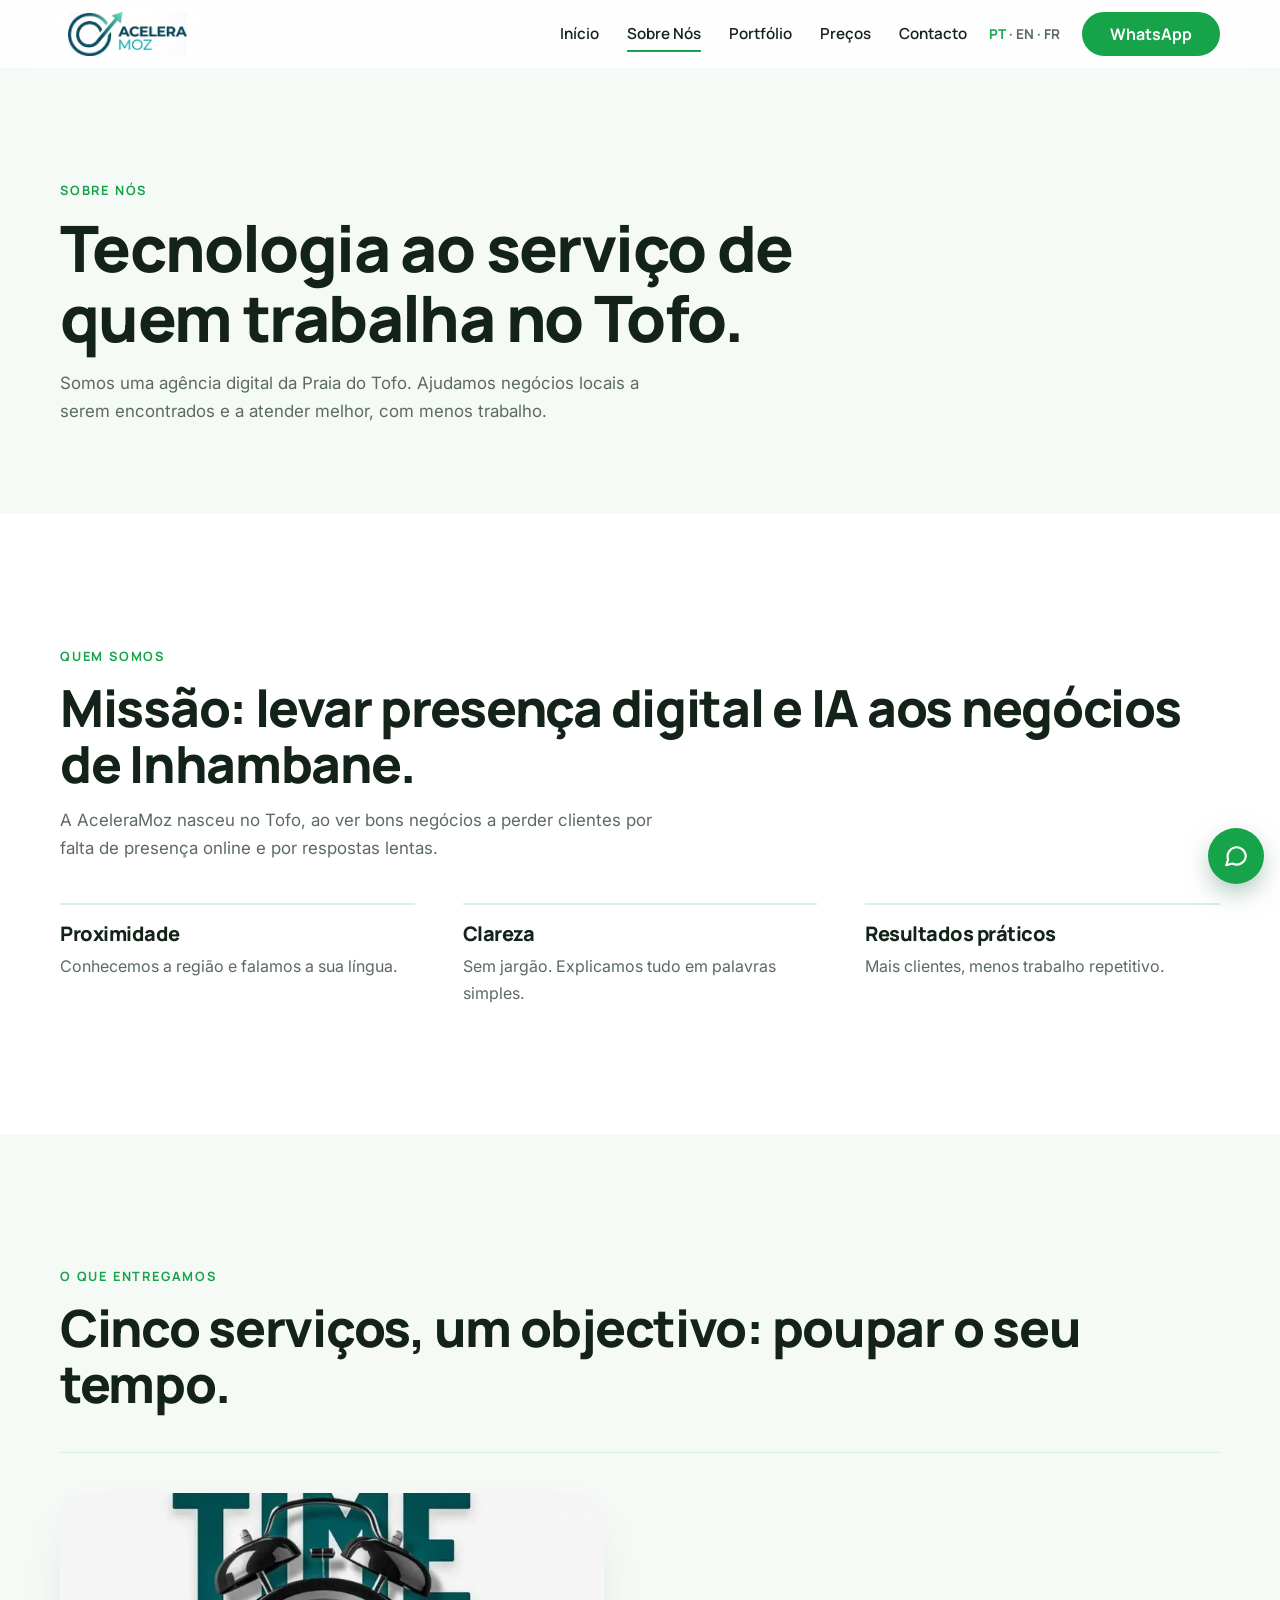
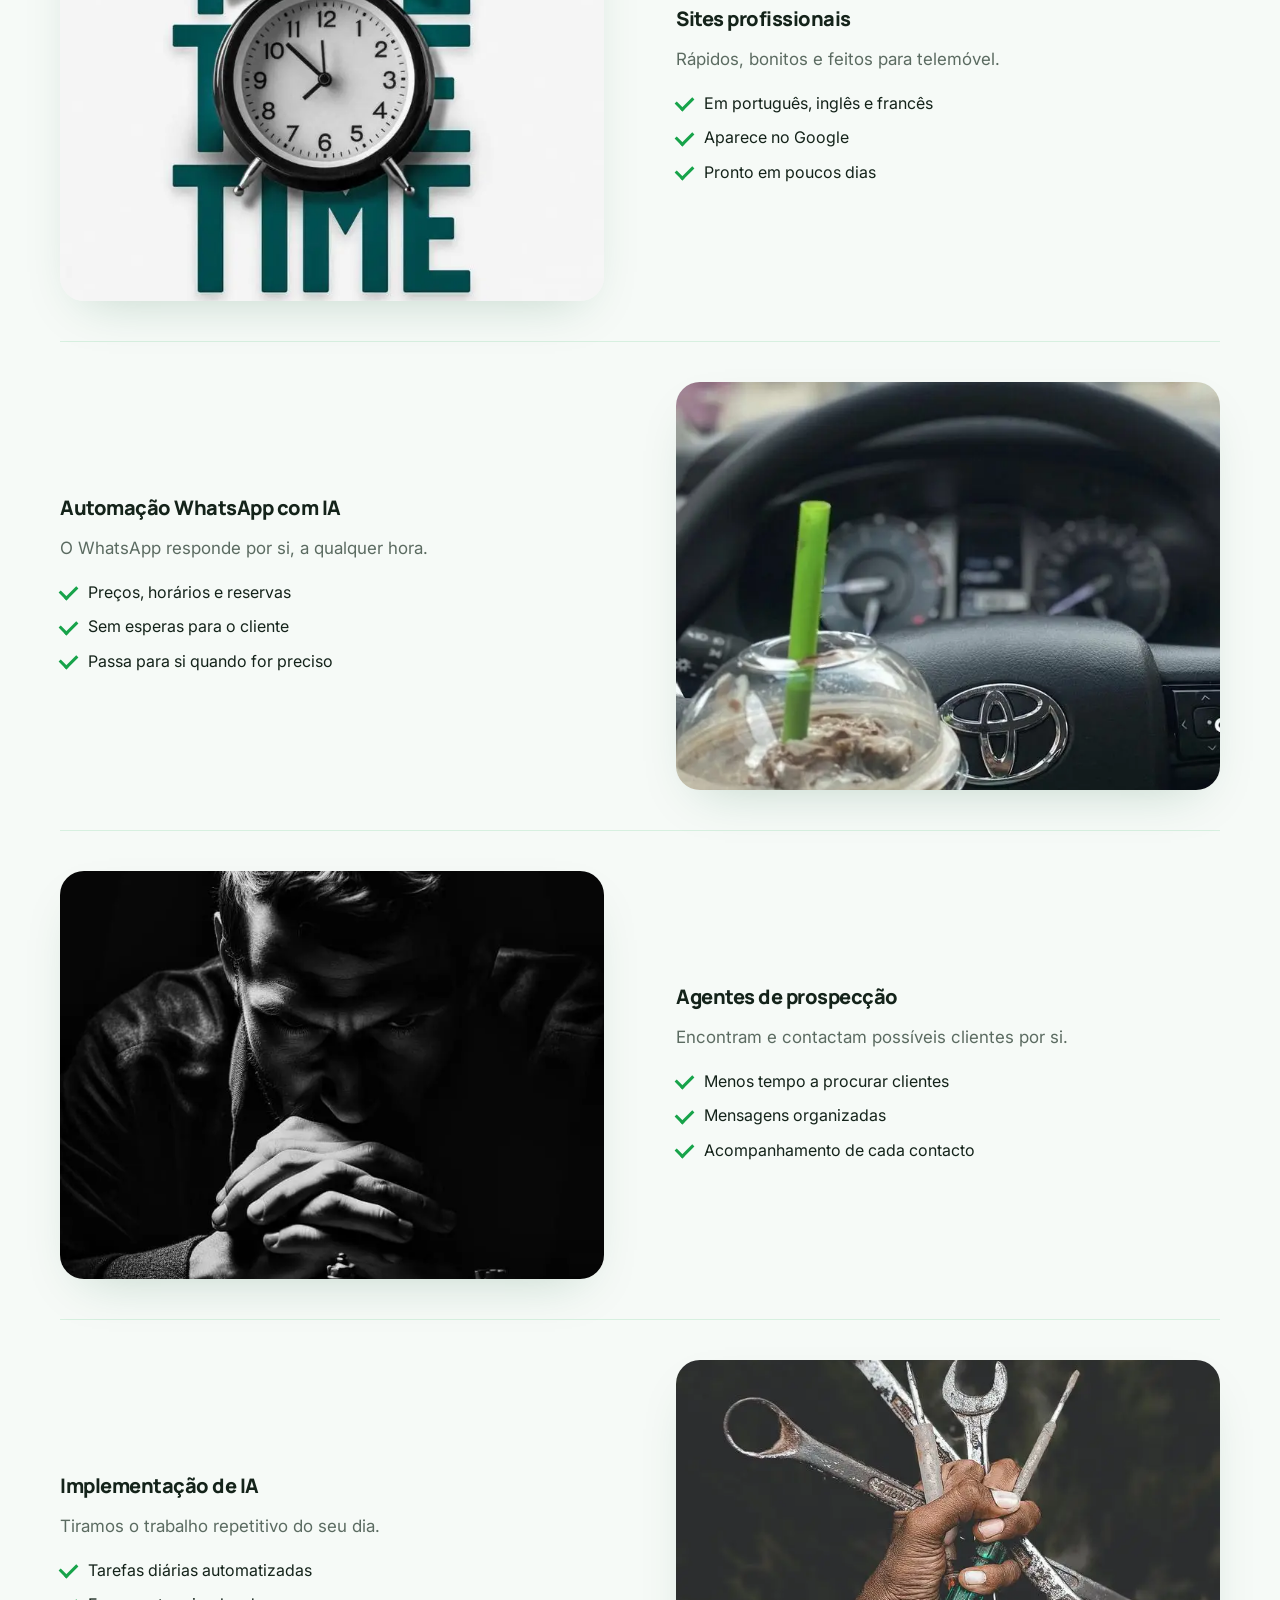
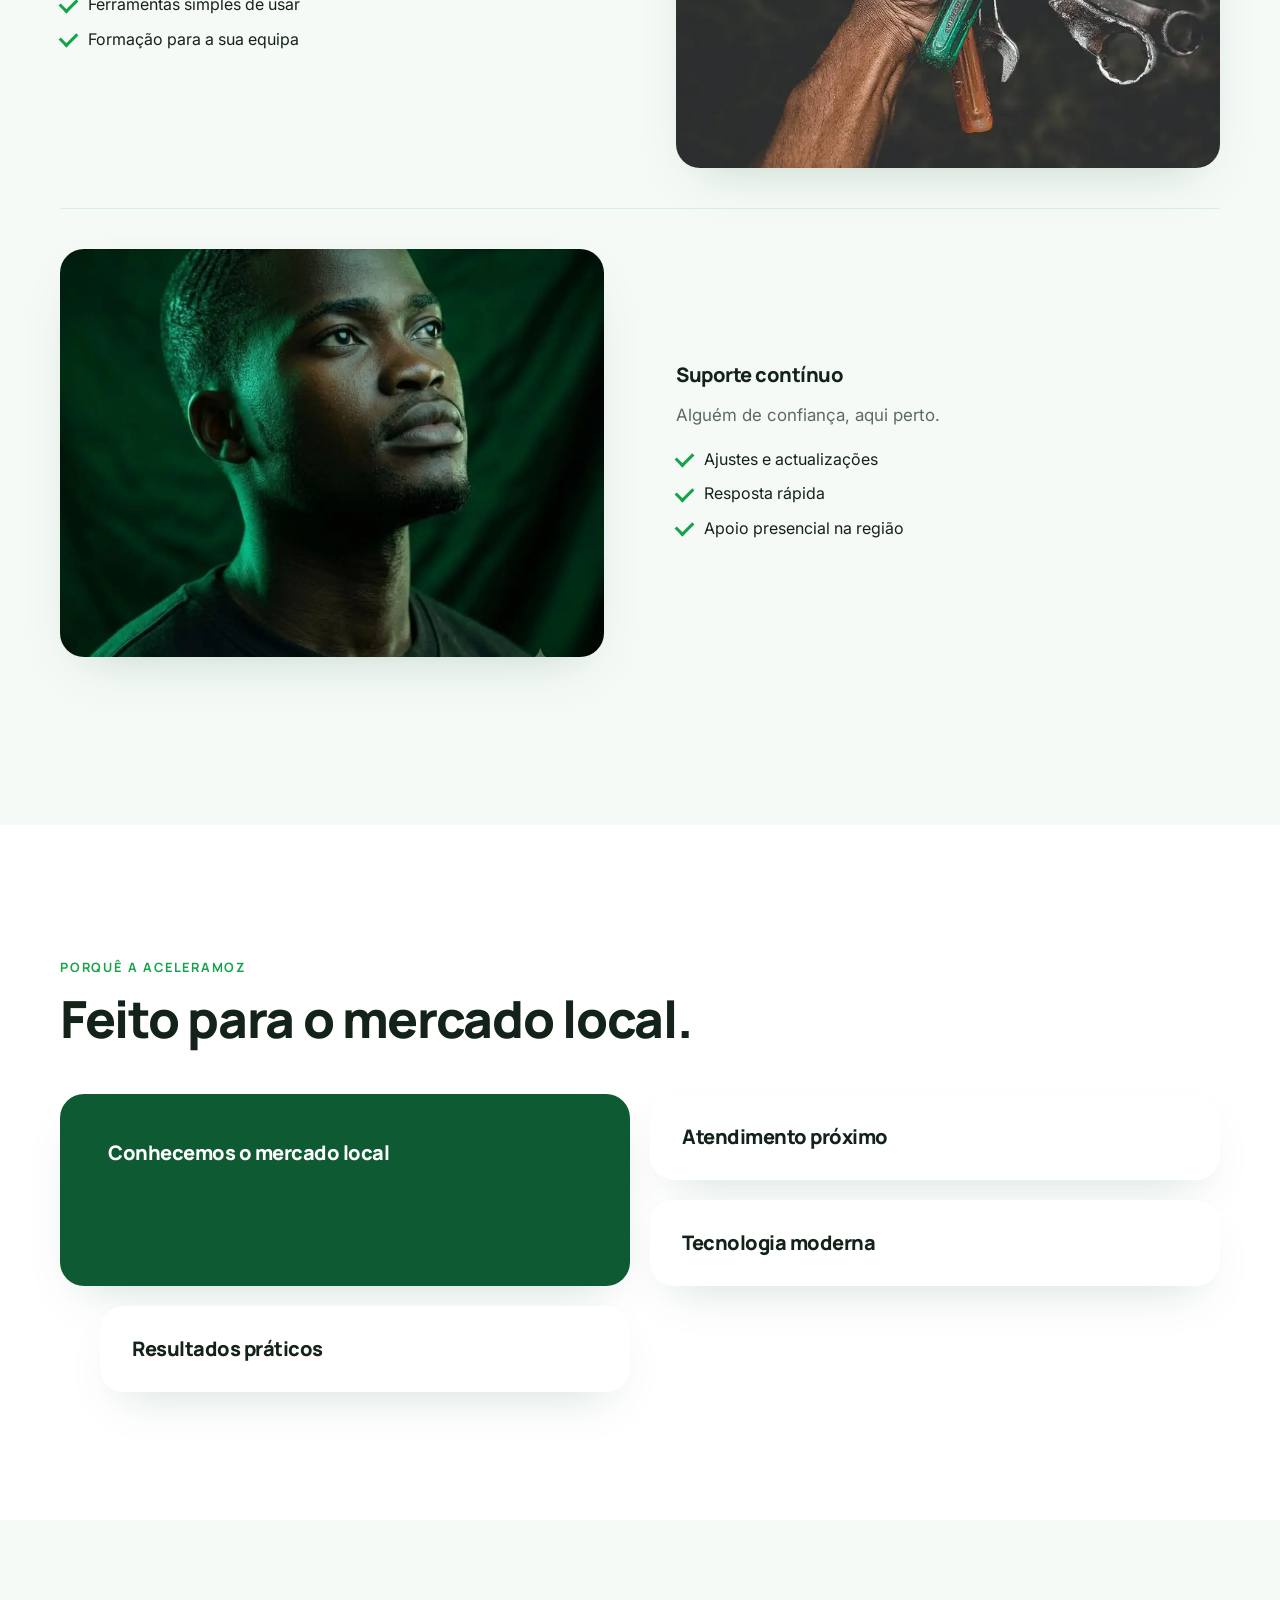
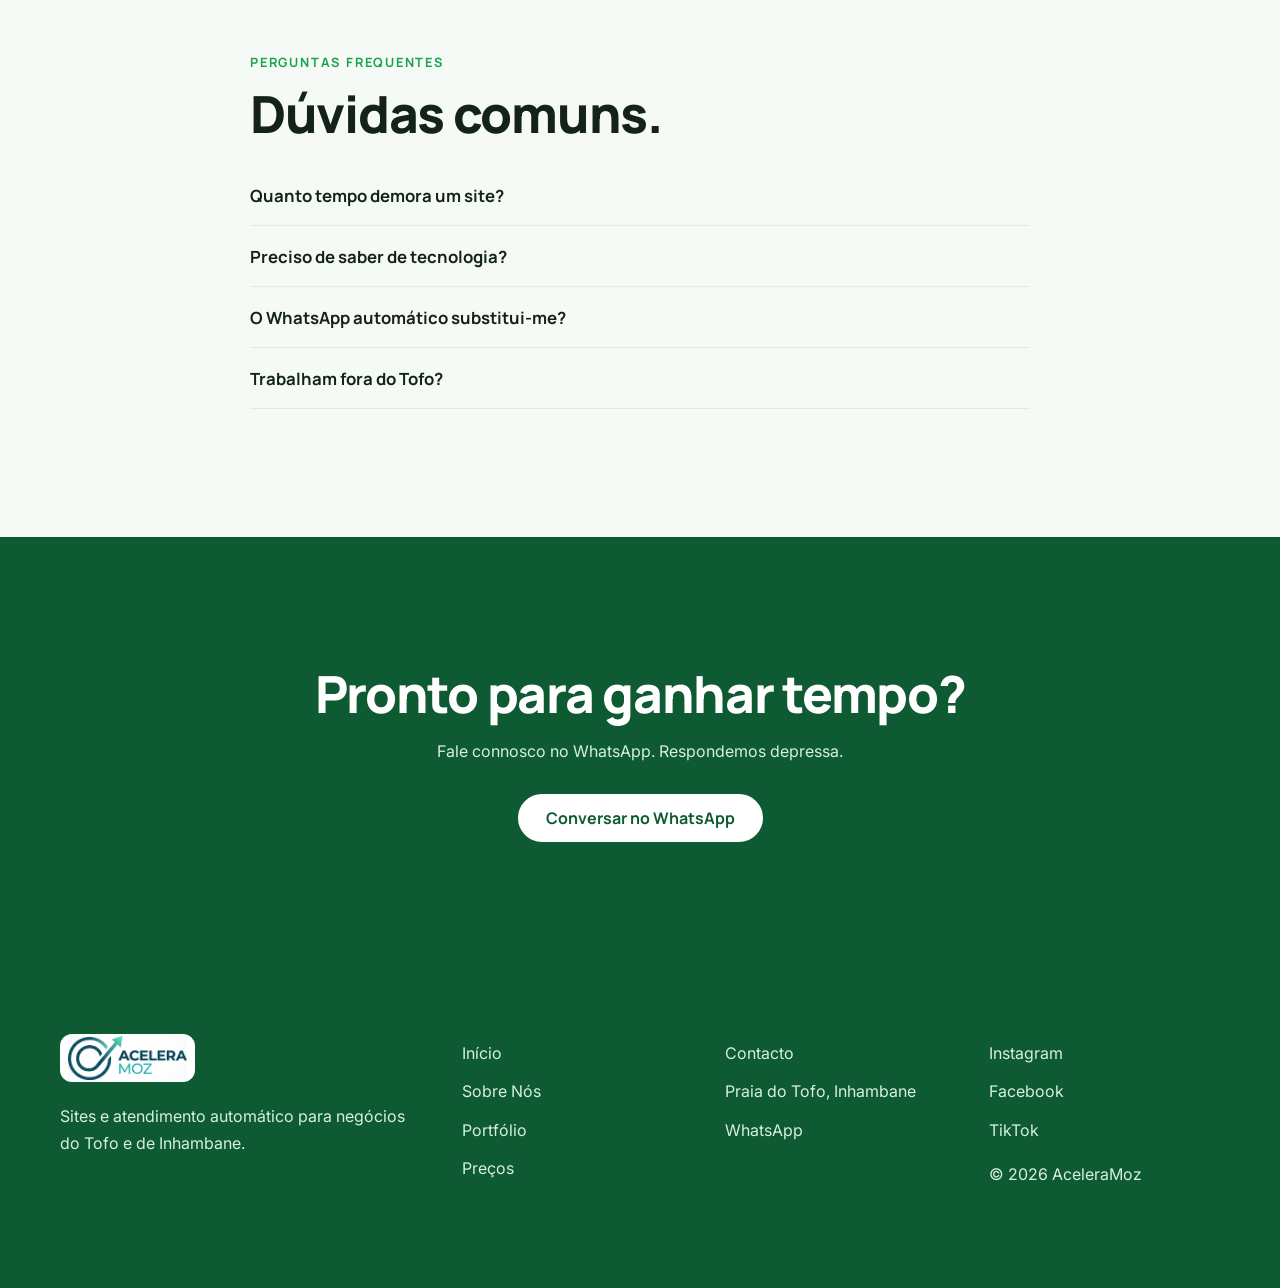
<file: sobre.html>
<!DOCTYPE html>
<html lang="pt-MZ">

<head>
  <meta charset="utf-8">
  <meta name="viewport" content="width=device-width, initial-scale=1, viewport-fit=cover">

  <title>Sobre Nós · AceleraMoz</title>
  <meta name="description" content="Sites profissionais e atendimento automático no WhatsApp para negócios de Tofo, Barra, Miramar e Inhambane.">

  <!-- Partilha em redes sociais -->
  <meta property="og:title" content="AceleraMoz">
  <meta property="og:description" content="Poupe tempo. Automatize o seu negócio.">

  <link rel="icon" href="assets/icon.webp">

  <!-- Tipos de letra -->
  <link rel="stylesheet" href="https://fonts.googleapis.com/css2?family=Inter:wght@400;500&family=Manrope:wght@700;800&display=swap">

  <!-- Estilos do site -->
  <link rel="stylesheet" href="assets/style.css">

  <!-- Dados para o Google (negócio local) -->
  <script type="application/ld+json">
  {
    "@context": "https://schema.org",
    "@type": "LocalBusiness",
    "name": "AceleraMoz",
    "address": {
      "@type": "PostalAddress",
      "addressLocality": "Praia do Tofo",
      "addressRegion": "Inhambane",
      "addressCountry": "MZ"
    }
  }
  </script>
</head>

<body>

  <!-- =================================================================
       CABEÇALHO (igual em todas as páginas; a página activa leva class="on")
       ================================================================= -->
  <header id="hd">
    <div class="w nav">

      <a class="logo" href="index.html" aria-label="AceleraMoz">
        <img src="assets/logo.png" alt="AceleraMoz">
      </a>

      <div class="dh">
        <nav class="d" aria-label="Principal">
          <a href="index.html">Início</a>
          <a class="on" href="sobre.html">Sobre Nós</a>
          <a href="portfolio.html">Portfólio</a>
          <a href="precos.html">Preços</a>
          <a href="contacto.html">Contacto</a>
        </nav>

        <div class="lang"><b>PT</b>&nbsp;·&nbsp;EN&nbsp;·&nbsp;FR</div>

        <!-- Todos os botões com class "wl" recebem a ligação de WhatsApp pelo app.js -->
        <a class="btn wl" href="#" target="_blank" rel="noopener">WhatsApp</a>
      </div>

      <!-- Botão hambúrguer (só no mobile) -->
      <button class="bm" id="bm" aria-label="Abrir menu" aria-expanded="false">
        <svg width="28" height="28" viewBox="0 0 24 24" fill="none" stroke="currentColor" stroke-width="2" stroke-linecap="round">
          <path d="M4 7h16M4 12h16M4 17h16"/>
        </svg>
      </button>

    </div>
  </header>


  <!-- =================================================================
       MENU MOBILE (ecrã inteiro)
       ================================================================= -->
  <div id="mp" aria-hidden="true">

    <button class="bm" id="bx" aria-label="Fechar menu" style="align-self:flex-end">
      <svg width="28" height="28" viewBox="0 0 24 24" fill="none" stroke="currentColor" stroke-width="2" stroke-linecap="round">
        <path d="M5 5l14 14M19 5L5 19"/>
      </svg>
    </button>

    <a class="l" href="index.html">Início</a>
    <a class="l on" href="sobre.html">Sobre Nós</a>
    <a class="l" href="portfolio.html">Portfólio</a>
    <a class="l" href="precos.html">Preços</a>
    <a class="l" href="contacto.html">Contacto</a>

    <p class="lang" style="display:block;margin:18px 0"><b>PT</b> · EN · FR</p>

    <a class="btn wl" href="#" target="_blank" rel="noopener">WhatsApp</a>
  </div>


  <main>

    <!-- =================================================================
         TÍTULO DA PÁGINA
         ================================================================= -->
    <div class="pgh">
      <div class="w">
        <span class="eyebrow">Sobre nós</span>
        <h1>Tecnologia ao serviço de quem trabalha no Tofo.</h1>
        <p class="lead">Somos uma agência digital da Praia do Tofo. Ajudamos negócios locais a serem encontrados e a atender melhor, com menos trabalho.</p>
      </div>
    </div>


    <!-- =================================================================
         QUEM SOMOS: missão, história e valores
         (texto provisório: confirme se a história está certa)
         ================================================================= -->
    <section>
      <div class="w">
        <span class="eyebrow">Quem somos</span>
        <h2 class="rv">Missão: levar presença digital e IA aos negócios de Inhambane.</h2>
        <p class="lead">A AceleraMoz nasceu no Tofo, ao ver bons negócios a perder clientes por falta de presença online e por respostas lentas.</p>

        <div class="two">
          <div class="rv">
            <h3>Proximidade</h3>
            <p>Conhecemos a região e falamos a sua língua.</p>
          </div>
          <div class="rv">
            <h3>Clareza</h3>
            <p>Sem jargão. Explicamos tudo em palavras simples.</p>
          </div>
          <div class="rv">
            <h3>Resultados práticos</h3>
            <p>Mais clientes, menos trabalho repetitivo.</p>
          </div>
        </div>
      </div>
    </section>


    <!-- =================================================================
         O QUE ENTREGAMOS
         5 blocos imagem/texto. No desktop alternam de lado automaticamente.
         Para adicionar um bloco, copie um <div class="bk rv"> inteiro.
         ================================================================= -->
    <section class="alt">
      <div class="w">
        <span class="eyebrow">O que entregamos</span>
        <h2 class="rv">Cinco serviços, um objectivo: poupar o seu tempo.</h2>

        <div style="margin-top:40px">

          <!-- 1. Sites profissionais -->
          <div class="bk rv">
            <div class="bi"><img src="assets/s1.webp" alt="Sites profissionais" loading="lazy"></div>
            <div>
              <h3>Sites profissionais</h3>
              <p class="lead">Rápidos, bonitos e feitos para telemóvel.</p>
              <ul class="ck">
                <li>Em português, inglês e francês</li>
                <li>Aparece no Google</li>
                <li>Pronto em poucos dias</li>
              </ul>
            </div>
          </div>

          <!-- 2. Automação WhatsApp com IA -->
          <div class="bk rv">
            <div class="bi"><img src="assets/s2.webp" alt="Automação WhatsApp com IA" loading="lazy"></div>
            <div>
              <h3>Automação WhatsApp com IA</h3>
              <p class="lead">O WhatsApp responde por si, a qualquer hora.</p>
              <ul class="ck">
                <li>Preços, horários e reservas</li>
                <li>Sem esperas para o cliente</li>
                <li>Passa para si quando for preciso</li>
              </ul>
            </div>
          </div>

          <!-- 3. Agentes de prospecção -->
          <div class="bk rv">
            <div class="bi"><img src="assets/s3.webp" alt="Agentes de prospecção" loading="lazy"></div>
            <div>
              <h3>Agentes de prospecção</h3>
              <p class="lead">Encontram e contactam possíveis clientes por si.</p>
              <ul class="ck">
                <li>Menos tempo a procurar clientes</li>
                <li>Mensagens organizadas</li>
                <li>Acompanhamento de cada contacto</li>
              </ul>
            </div>
          </div>

          <!-- 4. Implementação de IA -->
          <div class="bk rv">
            <div class="bi"><img src="assets/s4.webp" alt="Implementação de IA" loading="lazy"></div>
            <div>
              <h3>Implementação de IA</h3>
              <p class="lead">Tiramos o trabalho repetitivo do seu dia.</p>
              <ul class="ck">
                <li>Tarefas diárias automatizadas</li>
                <li>Ferramentas simples de usar</li>
                <li>Formação para a sua equipa</li>
              </ul>
            </div>
          </div>

          <!-- 5. Suporte contínuo -->
          <div class="bk rv">
            <div class="bi"><img src="assets/s5.webp" alt="Suporte contínuo" loading="lazy"></div>
            <div>
              <h3>Suporte contínuo</h3>
              <p class="lead">Alguém de confiança, aqui perto.</p>
              <ul class="ck">
                <li>Ajustes e actualizações</li>
                <li>Resposta rápida</li>
                <li>Apoio presencial na região</li>
              </ul>
            </div>
          </div>

        </div>
      </div>
    </section>


    <!-- =================================================================
         PORQUÊ A ACELERAMOZ (4 diferenciais)
         ================================================================= -->
    <section>
      <div class="w">
        <span class="eyebrow">Porquê a AceleraMoz</span>
        <h2 class="rv">Feito para o mercado local.</h2>

        <div class="sol" style="grid-template-columns:1fr 1fr">
          <article class="rv"><h3>Conhecemos o mercado local</h3></article>
          <article class="rv"><h3>Atendimento próximo</h3></article>
          <article class="rv"><h3>Tecnologia moderna</h3></article>
          <article class="rv"><h3>Resultados práticos</h3></article>
        </div>
      </div>
    </section>


    <!-- =================================================================
         PERGUNTAS FREQUENTES (acordeão: cada <details> abre e fecha)
         ================================================================= -->
    <section class="alt">
      <div class="w" style="max-width:820px">
        <span class="eyebrow">Perguntas frequentes</span>
        <h2 class="rv" style="margin-bottom:24px">Dúvidas comuns.</h2>

        <details>
          <summary>Quanto tempo demora um site?</summary>
          <p>Normalmente poucos dias, depois de aprovarmos o design consigo.</p>
        </details>

        <details>
          <summary>Preciso de saber de tecnologia?</summary>
          <p>Não. Tratamos de tudo e explicamos cada passo.</p>
        </details>

        <details>
          <summary>O WhatsApp automático substitui-me?</summary>
          <p>Não. Responde ao que é repetitivo e passa a conversa para si quando precisa.</p>
        </details>

        <details>
          <summary>Trabalham fora do Tofo?</summary>
          <p>Sim, em Inhambane e em toda a região.</p>
        </details>
      </div>
    </section>


    <!-- =================================================================
         CTA FINAL
         ================================================================= -->
    <section class="cta">
      <div class="w">
        <h2>Pronto para ganhar tempo?</h2>
        <p>Fale connosco no WhatsApp. Respondemos depressa.</p>
        <a class="btn wl" href="#" target="_blank" rel="noopener">Conversar no WhatsApp</a>
      </div>
    </section>

  </main>


  <!-- =================================================================
       RODAPÉ
       ================================================================= -->
  <footer>
    <div class="w">

      <div>
        <a class="logo" href="index.html"><img src="assets/logo.png" alt="AceleraMoz"></a>
        <p style="margin-top:14px;max-width:36ch">
          Sites e atendimento automático para negócios do Tofo e de Inhambane.
        </p>
      </div>

      <div>
        <a href="index.html">Início</a>
        <a href="sobre.html">Sobre Nós</a>
        <a href="portfolio.html">Portfólio</a>
        <a href="precos.html">Preços</a>
      </div>

      <div>
        <a href="contacto.html">Contacto</a>
        <a href="contacto.html">Praia do Tofo, Inhambane</a>
        <a class="wl" href="#">WhatsApp</a>
      </div>

      <div>
        <!-- Troque o "#" pelas ligações das suas redes -->
        <a href="#">Instagram</a>
        <a href="#">Facebook</a>
        <a href="#">TikTok</a>
        <p style="margin-top:12px">© 2026 AceleraMoz</p>
      </div>

    </div>
  </footer>


  <!-- Botão flutuante de WhatsApp (em todas as páginas) -->
  <a class="wa wl" href="#" target="_blank" rel="noopener" aria-label="WhatsApp">
    <svg width="26" height="26" viewBox="0 0 24 24" fill="none" stroke="currentColor" stroke-width="2" stroke-linecap="round" stroke-linejoin="round">
      <path d="M21 11.5a8.4 8.4 0 0 1-12.4 7.4L3 20.5l1.7-5.4A8.4 8.4 0 1 1 21 11.5z"/>
    </svg>
  </a>

  <script src="assets/app.js"></script>
</body>
</html>
</file>
<file: assets/style.css>
/* =====================================================================
   AceleraMoz · style.css
   ÍNDICE
   1. Cores e variáveis (claro / escuro)
   2. Base (reset, tipografia, layout, botões)
   3. Cabeçalho e menu
   4. Hero (slideshow)
   5. Início: indicadores, problema, solução, passos
   6. Portfólio
   7. Preços
   8. CTA, contacto, rodapé, WhatsApp flutuante
   9. Páginas interiores: cabeçalho de página, filtros, blocos, FAQ, tabela
   10. Animações e acessibilidade
   ===================================================================== */


/* =====================================================================
   1. CORES E VARIÁVEIS
   --g = verde principal   --gd = verde profundo   --mint = verde-menta
   --tx = texto            --tx2 = texto secundário
   ===================================================================== */

:root {
  --bg: #fff;  --bg2: #F6FAF7;  --bg3: #EAF4EE;
  --g: #17A34A;  --gd: #0E5A33;  --mint: #D7F0E0;
  --tx: #14231A;  --tx2: #5B6B61;
  --card: #fff;  --line: #D7F0E0;
  --sh: 0 20px 50px -24px rgba(14,90,51,.25);
  color-scheme: light;
  /* margens de segurança dos telemóveis (notch, barra inferior) */
  padding-top: env(safe-area-inset-top, 0px);
  padding-bottom: env(safe-area-inset-bottom, 0px);
}

/* Modo escuro automático (segue o sistema) */
@media (prefers-color-scheme: dark) {
  :root:not([data-theme="light"]) {
    --bg: #0C1710;  --bg2: #101E15;  --bg3: #14271B;
    --tx: #EAF4EE;  --tx2: #A5B8AB;
    --card: #14231A;  --line: #1F3A2A;  --mint: #1F3A2A;
    color-scheme: dark;
  }
}

/* Modo escuro forçado: <html data-theme="dark"> */
:root[data-theme="dark"] {
  --bg: #0C1710;  --bg2: #101E15;  --bg3: #14271B;
  --tx: #EAF4EE;  --tx2: #A5B8AB;
  --card: #14231A;  --line: #1F3A2A;  --mint: #1F3A2A;
  color-scheme: dark;
}


/* =====================================================================
   2. BASE
   ===================================================================== */

* { box-sizing: border-box; margin: 0; }

html { height: 100%; scroll-behavior: smooth; scroll-padding-top: calc(76px + env(safe-area-inset-top, 0px)); }

body { min-height: 100%; overflow-x: hidden; font: 400 1rem/1.65 Inter, system-ui, sans-serif; color: var(--tx); background: var(--bg); }

h1, h2, h3 { font-family: Manrope, Inter, sans-serif; font-weight: 800; letter-spacing: -.025em; line-height: 1.1; }
h2 { font-size: clamp(1.9rem, 4.5vw, 3.2rem); }
h3 { font-size: 1.25rem; }

img { max-width: 100%; display: block; }
a { color: inherit; }
:focus-visible { outline: 3px solid var(--g); outline-offset: 3px; }

/* Largura máxima do conteúdo */
.w { max-width: 1200px; margin: auto; padding: 0 20px; }

/* Espaço entre secções */
section { padding: 72px 0; }
@media (min-width: 900px) { section { padding: 128px 0; } }
.alt { background: var(--bg2); }

/* Texto de apoio */
.eyebrow { display: inline-block; margin-bottom: 14px; font: 700 .8rem Manrope; letter-spacing: .14em; text-transform: uppercase; color: var(--g); }
.lead { max-width: 56ch; margin-top: 16px; font-size: 1.06rem; color: var(--tx2); }

/* Botões: .btn = verde sólido   .btn.o = branco com contorno */
.btn { display: inline-flex; align-items: center; justify-content: center; min-height: 48px; padding: 0 26px; border: 2px solid var(--g); border-radius: 999px; background: var(--g); color: #fff; font: 700 1rem Manrope; text-decoration: none; cursor: pointer; transition: all .25s; }
.btn:hover { background: var(--gd); border-color: var(--gd); transform: translateY(-2px); box-shadow: var(--sh); }
.btn.o { background: #fff; color: var(--gd); }
.btn.o:hover { background: var(--mint); color: var(--gd); }


/* =====================================================================
   3. CABEÇALHO E MENU
   ===================================================================== */

header { position: fixed; inset: env(safe-area-inset-top, 0px) 0 auto; z-index: 50; background: color-mix(in srgb, var(--bg) 82%, transparent); backdrop-filter: blur(14px); transition: box-shadow .25s; }
header.s { box-shadow: 0 8px 30px -18px rgba(14,90,51,.4); }   /* sombra ao rolar */

/* Faixa que cobre a zona do notch */
body::before { content: ""; position: fixed; inset: 0 0 auto; z-index: 49; height: env(safe-area-inset-top, 0px); background: color-mix(in srgb, var(--bg) 82%, transparent); backdrop-filter: blur(14px); }

.nav { display: flex; align-items: center; justify-content: space-between; height: 68px; }
.logo { padding: 2px 8px; border-radius: 12px; background: #fff; }
.logo img { height: 44px; width: auto; }

/* Menu do desktop (esconde no mobile) */
nav.d { display: none; gap: 28px; }
nav.d a { padding: 6px 0; border-bottom: 2px solid transparent; font: 600 .95rem Manrope; text-decoration: none; }
nav.d a:hover, nav.d a.on { border-color: var(--g); }   /* .on = página activa */

.lang { display: none; font: 700 .85rem Manrope; color: var(--tx2); }
.lang b { color: var(--g); }

.dh { display: flex; align-items: center; gap: 22px; }
.dh .btn { display: none; }

/* Botão hambúrguer */
.bm { width: 48px; height: 48px; border: 0; background: none; color: var(--tx); cursor: pointer; }

@media (min-width: 960px) {
  nav.d, .lang { display: flex; }
  .bm { display: none; }
  .dh .btn { display: inline-flex; min-height: 44px; }
}

/* Painel do menu mobile (ecrã inteiro) */
#mp { position: fixed; inset: 0; z-index: 60; display: flex; flex-direction: column; padding: calc(20px + env(safe-area-inset-top, 0px)) 20px 24px; background: var(--bg); transform: translateY(-100%); visibility: hidden; transition: transform .35s; }
#mp.o { transform: none; visibility: visible; }
#mp a.l { display: flex; align-items: center; min-height: 56px; border-bottom: 1px solid var(--line); font: 800 1.8rem Manrope; text-decoration: none; }
#mp a.l.on { border-bottom-color: var(--g); }
#mp .btn { width: 100%; margin-top: auto; }


/* =====================================================================
   4. HERO (SLIDESHOW)
   ===================================================================== */

.hero { position: relative; height: 100svh; min-height: 560px; overflow: hidden; background: var(--bg2); }

/* Cada slide: invisível por defeito, .a = activo (crossfade de 1,2s) */
.sl { position: absolute; inset: 0; opacity: 0; visibility: hidden; transition: opacity 1.2s ease; }
.sl.a { opacity: 1; visibility: visible; z-index: 1; }

/* Imagem + zoom lento (Ken Burns). --pm e --pd vêm do app.js */
.sl img { position: absolute; inset: 0; width: 100%; height: 100%; object-fit: cover; object-position: var(--pm); transform: scale(1); }
.sl.a img { animation: kb 11.5s ease-out forwards; }
@keyframes kb { to { transform: scale(1.08); } }

/* Sobreposição branca para o texto ler bem (mobile: de baixo para cima) */
.sl::after { content: ""; position: absolute; inset: 0; background: linear-gradient(0deg, rgba(255,255,255,.97) 0, rgba(255,255,255,.9) 48%, rgba(246,250,247,.2) 100%); }

/* Texto do slide */
.sc { position: absolute; z-index: 2; left: 0; right: 0; bottom: 0; max-width: 1200px; margin: auto; padding: 0 20px 96px; color: #14231A; }
.sc h1 { max-width: 15ch; margin: 10px 0 14px; font-size: clamp(2rem, 7.5vw, 4.4rem); }
.sc p { max-width: 40ch; font-size: 1.1rem; color: #33463A; }
.tag { display: inline-block; padding: 6px 14px; border-radius: 999px; background: var(--mint); color: #0E5A33; font: 700 .78rem Manrope; letter-spacing: .12em; text-transform: uppercase; }

/* Botões do slide: empilhados no mobile, lado a lado depois */
.bt { display: flex; flex-direction: column; gap: 12px; margin-top: 26px; }
@media (min-width: 640px) { .bt { flex-direction: row; } }

/* Tablet e desktop: texto à esquerda, sobreposição da esquerda para a direita */
@media (min-width: 700px) {
  .sl img { object-position: var(--pd); }
  .sl::after { background: linear-gradient(90deg, rgba(255,255,255,.96) 0, rgba(255,255,255,.82) 42%, rgba(255,255,255,0) 78%); }
  .sc { top: 0; display: flex; flex-direction: column; justify-content: center; padding: 80px 20px 40px; }
}

/* Setas (só desktop) */
.ar { position: absolute; z-index: 3; top: 50%; display: none; width: 48px; height: 48px; border: 0; border-radius: 50%; background: rgba(255,255,255,.9); color: #0E5A33; box-shadow: var(--sh); cursor: pointer; }
.ar.p { left: 20px; }
.ar.n { right: 20px; }
@media (min-width: 960px) { .ar { display: block; } }

/* Barras de progresso (enchem durante 10s; tem de bater certo com SLIDE_MS no app.js) */
.dots { position: absolute; z-index: 3; left: 20px; right: 20px; bottom: 36px; display: flex; gap: 8px; max-width: 1200px; margin: auto; }
.dots button { position: relative; flex: 1; max-width: 84px; height: 28px; border: 0; background: none; cursor: pointer; }
.dots button::before, .dots i { content: ""; position: absolute; left: 0; right: 0; top: 12px; height: 4px; border-radius: 4px; background: rgba(14,90,51,.2); }
.dots i { right: 100%; background: var(--g); transition: none; }
.dots .a i { right: 0; transition: right 10s linear; }

/* Faixa das localidades */
.loc { padding: 14px 20px; background: var(--gd); color: #D7F0E0; text-align: center; font: 700 .9rem Manrope; letter-spacing: .14em; text-transform: uppercase; }


/* =====================================================================
   5. INÍCIO: INDICADORES, PROBLEMA, SOLUÇÃO, PASSOS
   ===================================================================== */

/* Indicadores (2 colunas no mobile, 4 no desktop) */
.ind { display: grid; grid-template-columns: 1fr 1fr; gap: 0; }
.ind div { padding: 26px 8px; border-left: 1px solid var(--line); font: 800 1.05rem Manrope; }
.ind span { display: block; font: 400 .9rem Inter; color: var(--tx2); }
@media (min-width: 800px) {
  .ind { grid-template-columns: repeat(4, 1fr); }
  .ind div { padding: 34px 24px; font-size: 1.3rem; }
}

/* O problema (a coluna do meio desce no desktop) */
.prob { display: grid; gap: 36px; margin-top: 48px; }
.prob article { padding-top: 20px; border-top: 2px solid var(--mint); }
.prob b { font: 800 3rem Manrope; color: var(--mint); }
@media (min-width: 900px) {
  .prob { grid-template-columns: 1.2fr 1fr 1.2fr; gap: 56px; }
  .prob article:nth-child(2) { margin-top: 56px; }
}

/* A solução (primeiro cartão grande e escuro) */
.sol { display: grid; gap: 20px; margin-top: 48px; }
.sol article { padding: 32px; border-radius: 24px; background: var(--card); box-shadow: var(--sh); transition: transform .25s; }
.sol article:hover { transform: translateY(-4px); }
.sol article:first-child { background: var(--gd); color: #fff; }
.sol article:first-child p { color: #D7F0E0; }
.sol p { margin-top: 10px; color: var(--tx2); }
.ic { display: grid; place-items: center; width: 48px; height: 48px; margin-bottom: 22px; border-radius: 16px; background: var(--mint); color: var(--gd); }
@media (min-width: 900px) {
  .sol { grid-template-columns: 1.4fr 1fr; grid-template-rows: auto auto; }
  .sol article:first-child { grid-row: span 2; padding: 48px; }
  .sol article:last-child { margin-left: 40px; }
}

/* Como funciona: linha de ligação que enche ao rolar (--p vem do app.js) */
.steps { position: relative; display: grid; gap: 0; margin-top: 48px; }
.steps div { position: relative; padding: 0 0 36px 76px; }
.steps b { position: absolute; left: 0; top: -8px; font: 800 3.4rem Manrope; line-height: 1; color: var(--mint); }
.steps p { color: var(--tx2); }
.steps::before { content: ""; position: absolute; left: 24px; top: 0; bottom: 0; width: 2px; background: linear-gradient(var(--g), var(--g)) no-repeat; background-size: 100% var(--p, 0%); background-color: var(--mint); }
@media (min-width: 900px) {
  .steps { grid-template-columns: repeat(4, 1fr); gap: 28px; }
  .steps div { padding: 60px 0 0; }
  .steps b { top: 0; font-size: 4.2rem; }
  .steps::before { left: 0; right: 0; top: 44px; bottom: auto; width: auto; height: 2px; background-size: var(--p, 0%) 100%; }
}


/* =====================================================================
   6. PORTFÓLIO
   ===================================================================== */

.pf { display: grid; gap: 24px; margin-top: 48px; }
@media (min-width: 700px)  { .pf { grid-template-columns: 1fr 1fr; } }
@media (min-width: 1000px) { .pf { grid-template-columns: repeat(3, 1fr); } }

.pc { overflow: hidden; border-radius: 24px; background: var(--card); box-shadow: var(--sh); transition: transform .25s; }
.pc:hover { transform: translateY(-4px); }

/* Mockup de browser (.br) e telemóvel (.ph) desenhados em CSS */
.mk { position: relative; display: grid; place-items: center; aspect-ratio: 4/3; background: linear-gradient(135deg, var(--bg3), var(--mint)); }
.br { width: 78%; overflow: hidden; border-radius: 10px; background: #fff; box-shadow: 0 14px 34px -14px rgba(14,90,51,.45); }
.br i { display: block; height: 14px; background: var(--bg3); }
.br u { display: block; height: 78px; margin: 10px; border-radius: 8px; background: var(--g); opacity: .85; }
.br s { display: block; height: 6px; margin: 6px 10px; border-radius: 4px; background: var(--mint); }
.ph { position: absolute; right: 9%; bottom: -8%; width: 24%; aspect-ratio: 9/17; overflow: hidden; border: 3px solid #14231A; border-radius: 14px; background: #14231A; }
.ph::after { content: ""; position: absolute; inset: 0; background: linear-gradient(var(--g) 0 30%, #fff 30%); }

/* Texto do cartão */
.pb { padding: 22px 24px 26px; }
.pb small { font: 700 .78rem Manrope; letter-spacing: .1em; text-transform: uppercase; color: var(--g); }
.pb p { margin: 6px 0 14px; color: var(--tx2); }
.pb a { display: inline-block; min-height: 44px; padding-top: 8px; border-bottom: 2px solid var(--g); font: 700 .95rem Manrope; color: var(--gd); text-decoration: none; }


/* =====================================================================
   7. PREÇOS
   ===================================================================== */

.pr { display: grid; gap: 20px; margin-top: 48px; }
@media (min-width: 900px) { .pr { grid-template-columns: repeat(3, 1fr); align-items: center; } }

.pk { display: flex; flex-direction: column; gap: 14px; padding: 32px; border: 1px solid var(--line); border-radius: 24px; background: var(--card); }
.pk .pp { font: 800 1.5rem Manrope; }
.pk ul { flex: 1; display: grid; gap: 10px; padding: 0; list-style: none; }
.pk li { position: relative; padding-left: 28px; }
.pk li::before { content: ""; position: absolute; left: 0; top: .4em; width: 14px; height: 8px; border: solid var(--g); border-width: 0 0 3px 3px; transform: rotate(-45deg); }   /* visto verde */
.pk .btn { width: 100%; }

/* Pacote recomendado (K2) */
.pk.rec { border: 0; background: var(--gd); color: #fff; box-shadow: var(--sh); }
@media (min-width: 900px) { .pk.rec { padding: 48px 32px; } }
.rec li::before { border-color: #7BE0A1; }
.rec .btn { background: #fff; color: var(--gd); border-color: #fff; }
.rb { align-self: flex-start; padding: 5px 12px; border-radius: 999px; background: var(--g); font: 700 .75rem Manrope; letter-spacing: .1em; text-transform: uppercase; }


/* =====================================================================
   8. CTA, CONTACTO, RODAPÉ, WHATSAPP FLUTUANTE
   ===================================================================== */

/* CTA final */
.cta { background: var(--gd); color: #fff; text-align: center; }
.cta p { max-width: 48ch; margin: 16px auto 30px; color: #D7F0E0; }
.cta .btn { background: #fff; color: var(--gd); border-color: #fff; }

/* Contacto */
.ct { display: grid; gap: 40px; margin-top: 48px; }
@media (min-width: 900px) { .ct { grid-template-columns: 1.2fr 1fr; } }

form { display: grid; gap: 16px; }
label { display: grid; gap: 6px; font: 700 .9rem Manrope; }
input, select, textarea { width: 100%; min-height: 48px; padding: 12px 16px; border: 1.5px solid var(--line); border-radius: 14px; background: var(--card); color: var(--tx); font: inherit; }
input:focus, select:focus, textarea:focus { outline: 3px solid var(--mint); border-color: var(--g); }
.er { min-height: 0; font-size: .88rem; font-weight: 500; color: #B42318; }   /* mensagem de erro */
.ok { display: none; padding: 20px; border-radius: 16px; background: var(--mint); color: #0E5A33; font-weight: 600; }   /* mensagem de sucesso */

.cd { display: grid; gap: 14px; }
.cd div { padding: 20px 24px; border: 1px solid var(--line); border-radius: 20px; background: var(--card); }
.cd b { display: block; font: 800 1rem Manrope; }
.cd span { color: var(--tx2); }

/* Rodapé */
footer { padding: 64px 0 100px; background: var(--gd); color: #D7F0E0; }
footer .w { display: grid; gap: 32px; }
footer a { display: block; padding: 6px 0; text-decoration: none; }
footer .logo { display: inline-block; }
@media (min-width: 800px) { footer .w { grid-template-columns: 1.6fr 1fr 1fr 1fr; } }

/* Botão flutuante de WhatsApp */
.wa { position: fixed; z-index: 40; right: 16px; bottom: calc(16px + env(safe-area-inset-bottom, 0px)); display: grid; place-items: center; width: 56px; height: 56px; border-radius: 50%; background: var(--g); color: #fff; box-shadow: 0 10px 30px -8px rgba(14,90,51,.6); transition: transform .25s; }
.wa:hover { transform: scale(1.08); }


/* =====================================================================
   9. PÁGINAS INTERIORES
   ===================================================================== */

/* Cabeçalho de página (Sobre, Portfólio) */
.pgh { padding: 140px 0 56px; background: var(--bg2); }
.pgh h1 { max-width: 18ch; font-size: clamp(2.2rem, 6vw, 4rem); }
@media (min-width: 900px) { .pgh { padding: 176px 0 88px; } }

/* Filtros do portfólio (.a = filtro activo) */
.flt { display: flex; flex-wrap: wrap; gap: 10px; margin-top: 32px; }
.flt button { min-height: 44px; padding: 0 20px; border: 1.5px solid var(--line); border-radius: 999px; background: var(--card); color: var(--tx); font: 700 .9rem Manrope; cursor: pointer; transition: all .25s; }
.flt button.a { background: var(--g); border-color: var(--g); color: #fff; }

/* Blocos imagem/texto da página Sobre (alternam de lado no desktop) */
.bk { display: grid; gap: 24px; align-items: center; padding: 40px 0; border-top: 1px solid var(--line); }
.bi { aspect-ratio: 4/3; overflow: hidden; border-radius: 24px; box-shadow: var(--sh); }
.bi img { width: 100%; height: 100%; object-fit: cover; }
@media (min-width: 900px) {
  .bk { grid-template-columns: 1fr 1fr; gap: 72px; }
  .bk:nth-child(even) .bi { order: 2; }
}

/* Lista com visto verde */
.ck { display: grid; gap: 8px; margin-top: 16px; padding: 0; list-style: none; }
.ck li { position: relative; padding-left: 28px; }
.ck li::before { content: ""; position: absolute; left: 0; top: .4em; width: 14px; height: 8px; border: solid var(--g); border-width: 0 0 3px 3px; transform: rotate(-45deg); }

/* Três valores lado a lado */
.two { display: grid; gap: 32px; margin-top: 40px; }
.two div { padding-top: 18px; border-top: 2px solid var(--mint); }
.two p { margin-top: 8px; color: var(--tx2); }
@media (min-width: 900px) { .two { grid-template-columns: repeat(3, 1fr); gap: 48px; } }

/* Perguntas frequentes (acordeão) */
details { padding: 6px 0; border-bottom: 1px solid var(--line); }
summary { display: flex; align-items: center; min-height: 48px; font: 700 1.05rem Manrope; cursor: pointer; }
details p { max-width: 64ch; padding-bottom: 16px; color: var(--tx2); }

/* Tabela comparativa (rola de lado só dentro da caixa) */
.tb { overflow-x: auto; margin-top: 40px; }
table { width: 100%; min-width: 520px; border-collapse: collapse; }
th, td { padding: 14px 12px; border-bottom: 1px solid var(--line); text-align: left; }
th { font: 800 1rem Manrope; }
td + td, th + th { text-align: center; }


/* =====================================================================
   10. ANIMAÇÕES E ACESSIBILIDADE
   ===================================================================== */

/* Entrada ao rolar: fade + subida de 16px (.in é posta pelo app.js) */
.rv { opacity: 0; transform: translateY(16px); transition: opacity .6s, transform .6s; }
.rv.in { opacity: 1; transform: none; }

/* Quem pede menos movimento no sistema: sem animações */
@media (prefers-reduced-motion: reduce) {
  * { animation: none !important; transition: none !important; }
  .rv { opacity: 1; transform: none; }
  html { scroll-behavior: auto; }
}
</file>
